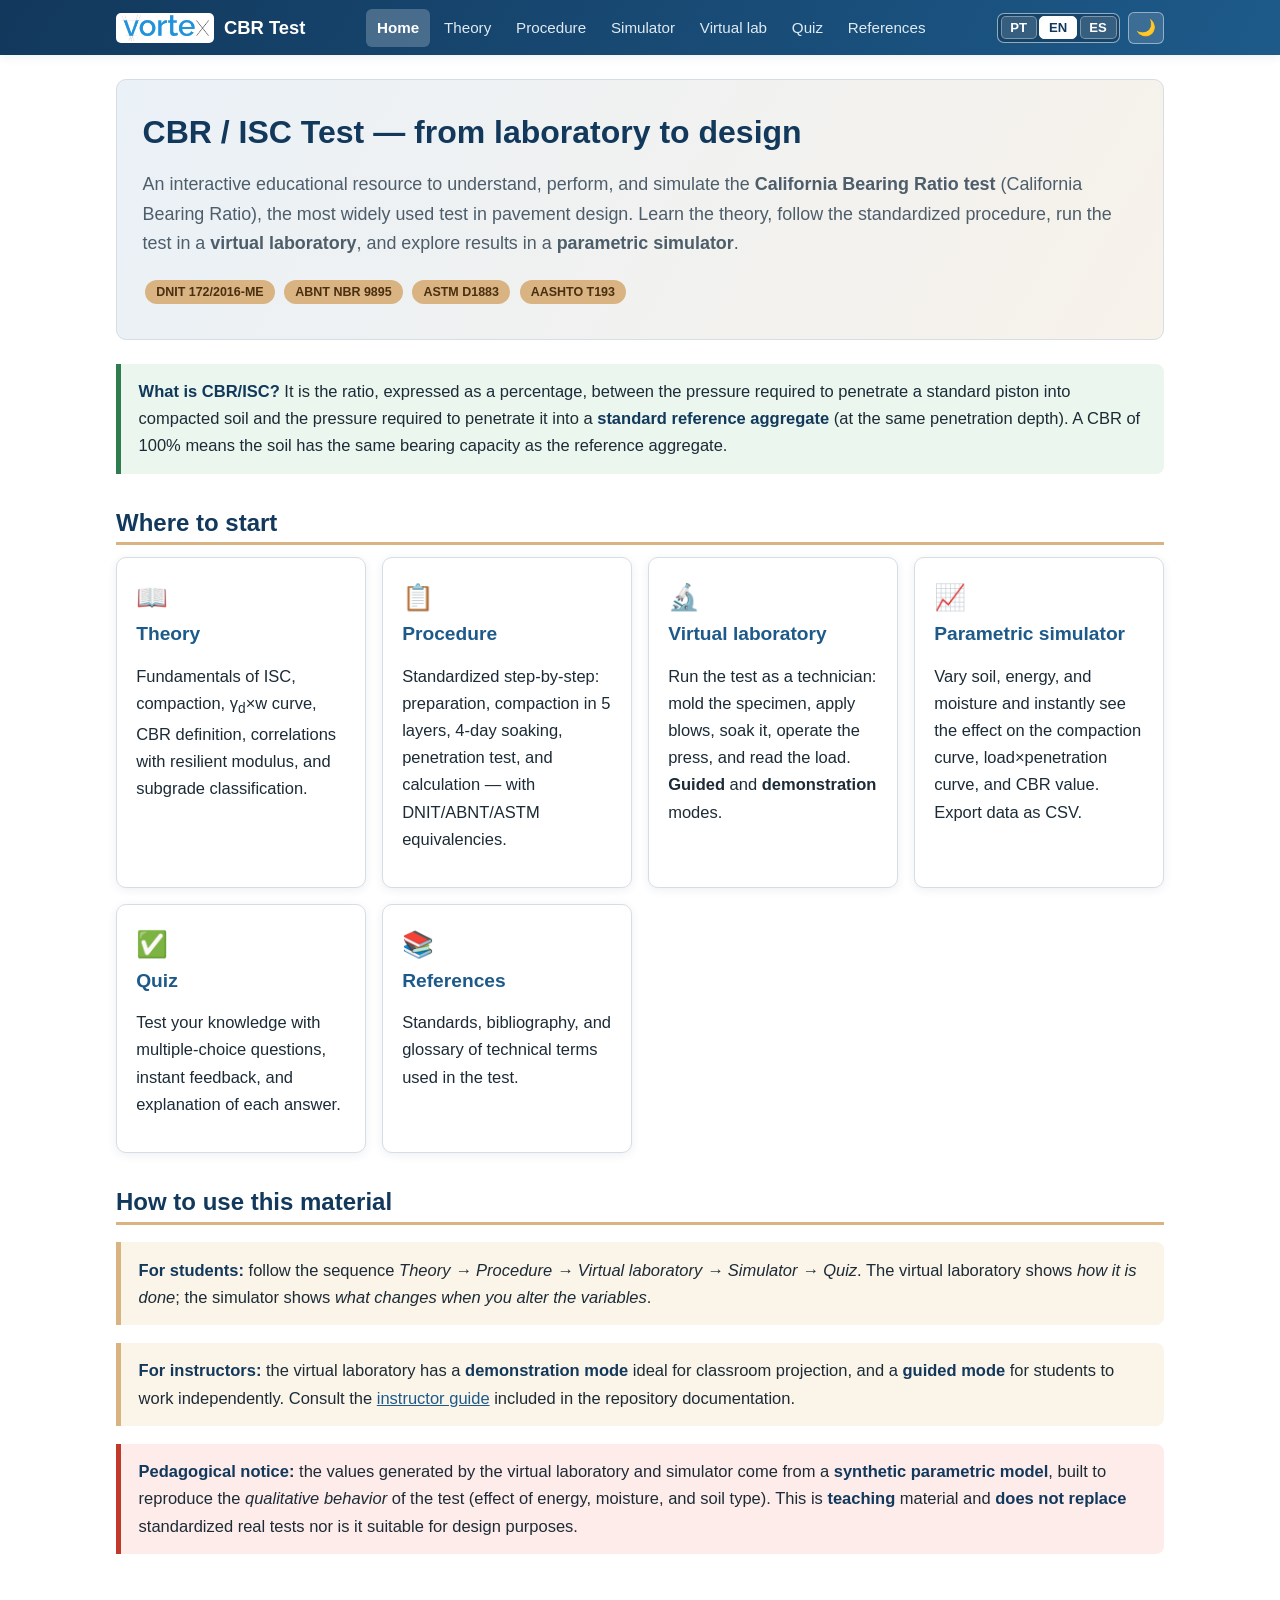
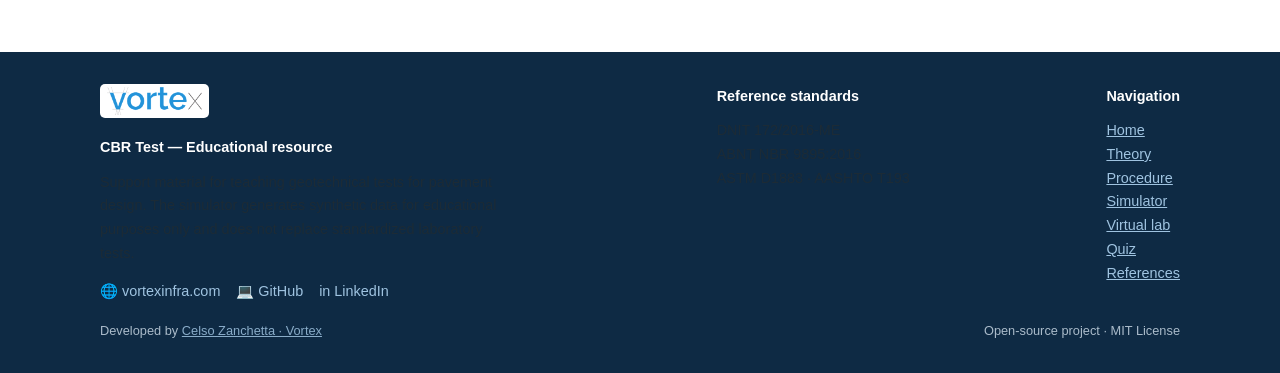
<file: index.html>
<!DOCTYPE html>
<html lang="pt-BR">
<head>
<meta charset="UTF-8">
<meta name="viewport" content="width=device-width, initial-scale=1.0">
<title>Ensaio CBR / ISC — Recurso didático interativo</title>
<meta name="description" content="Aprenda e simule o ensaio de Índice de Suporte Califórnia (CBR/ISC): teoria, procedimento normatizado, laboratório virtual e simulador paramétrico. DNIT, ABNT, ASTM.">
<link rel="stylesheet" href="assets/css/style.css">
<link rel="icon" href="data:image/svg+xml,%3Csvg xmlns='http://www.w3.org/2000/svg' viewBox='0 0 40 40'%3E%3Crect width='40' height='40' rx='6' fill='%23d9b382'/%3E%3Crect x='17' y='6' width='6' height='28' fill='%2312385c'/%3E%3C/svg%3E">
</head>
<body>
<div id="site-header"></div>
<main>
<div data-lang-block="pt">

  <section class="hero">
    <h1>Ensaio CBR / ISC — do laboratório ao projeto</h1>
    <p class="lead">Um recurso didático interativo para entender, executar e simular o
    <b>ensaio de Índice de Suporte Califórnia</b> (California Bearing Ratio), o ensaio mais
    utilizado no dimensionamento de pavimentos. Aprenda a teoria, siga o procedimento
    normatizado, execute o ensaio em um <b>laboratório virtual</b> e explore os resultados
    em um <b>simulador paramétrico</b>.</p>
    <div style="margin-top:1rem">
      <span class="tag">DNIT 172/2016-ME</span>
      <span class="tag">ABNT NBR 9895</span>
      <span class="tag">ASTM D1883</span>
      <span class="tag">AASHTO T193</span>
    </div>
  </section>

  <div class="callout norma">
    <b>O que é o CBR/ISC?</b> É a razão, em porcentagem, entre a pressão necessária para
    penetrar um pistão-padrão no solo compactado e a pressão necessária para penetrá-lo em
    uma <b>brita-padrão de referência</b> (a mesma penetração). Um CBR de 100% significa que
    o solo tem a mesma capacidade de suporte da brita de referência.
  </div>

  <h2>Por onde começar</h2>
  <div class="grid">
    <a class="card card-link" href="teoria.html">
      <div class="ico">📖</div><h3>Teoria</h3>
      <p>Fundamentos do ISC, compactação, curva γ<sub>d</sub>×w, definição de CBR,
      correlações com módulo de resiliência e classificação de subleitos.</p>
    </a>
    <a class="card card-link" href="procedimento.html">
      <div class="ico">📋</div><h3>Procedimento</h3>
      <p>Passo a passo normatizado: preparação, compactação em 5 camadas, imersão de
      4 dias, ensaio de penetração e cálculo — com equivalências DNIT/ABNT/ASTM.</p>
    </a>
    <a class="card card-link" href="bancada.html">
      <div class="ico">🔬</div><h3>Laboratório virtual</h3>
      <p>Execute o ensaio como o técnico: molde o corpo de prova, aplique os golpes,
      faça a imersão, acione a prensa e leia a carga. Modos <b>guiado</b> e <b>demonstração</b>.</p>
    </a>
    <a class="card card-link" href="simulador.html">
      <div class="ico">📈</div><h3>Simulador paramétrico</h3>
      <p>Varie solo, energia e umidade e veja na hora o efeito na curva de compactação,
      na curva carga×penetração e no valor de CBR. Exporte os dados em CSV.</p>
    </a>
    <a class="card card-link" href="quiz.html">
      <div class="ico">✅</div><h3>Quiz</h3>
      <p>Teste seus conhecimentos com questões de múltipla escolha, feedback imediato
      e explicação de cada resposta.</p>
    </a>
    <a class="card card-link" href="referencias.html">
      <div class="ico">📚</div><h3>Referências</h3>
      <p>Normas, bibliografia e glossário dos termos técnicos usados no ensaio.</p>
    </a>
  </div>

  <h2>Como usar este material</h2>
  <div class="callout dica">
    <b>Para o aluno:</b> siga a ordem <i>Teoria → Procedimento → Laboratório virtual → Simulador → Quiz</i>.
    O laboratório virtual mostra <i>como se faz</i>; o simulador mostra <i>o que muda quando você
    altera as variáveis</i>.
  </div>
  <div class="callout dica">
    <b>Para o professor:</b> o laboratório virtual tem um <b>modo demonstração</b> ideal para
    projetar em aula, e um <b>modo guiado</b> para o aluno executar sozinho. Consulte o
    <a href="https://github.com/">guia do professor</a> incluído na documentação do repositório.
  </div>

  <div class="callout aviso">
    <b>Aviso pedagógico:</b> os valores gerados pelo laboratório virtual e pelo simulador vêm
    de um <b>modelo paramétrico sintético</b>, construído para reproduzir o <i>comportamento</i>
    qualitativo do ensaio (efeito de energia, umidade e tipo de solo). São material de
    <b>ensino</b> e <b>não substituem</b> ensaios reais normatizados nem servem para projeto.
  </div>

</div>
<div data-lang-block="en"><section class="hero">
    <h1>CBR / ISC Test — from laboratory to design</h1>
    <p class="lead">An interactive educational resource to understand, perform, and simulate the
    <b>California Bearing Ratio test</b> (California Bearing Ratio), the most widely used test
    in pavement design. Learn the theory, follow the standardized procedure, run the test in a
    <b>virtual laboratory</b>, and explore results in a <b>parametric simulator</b>.</p>
    <div style="margin-top:1rem">
      <span class="tag">DNIT 172/2016-ME</span>
      <span class="tag">ABNT NBR 9895</span>
      <span class="tag">ASTM D1883</span>
      <span class="tag">AASHTO T193</span>
    </div>
  </section>

  <div class="callout norma">
    <b>What is CBR/ISC?</b> It is the ratio, expressed as a percentage, between the pressure
    required to penetrate a standard piston into compacted soil and the pressure required to
    penetrate it into a <b>standard reference aggregate</b> (at the same penetration depth).
    A CBR of 100% means the soil has the same bearing capacity as the reference aggregate.
  </div>

  <h2>Where to start</h2>
  <div class="grid">
    <a class="card card-link" href="teoria.html">
      <div class="ico">📖</div><h3>Theory</h3>
      <p>Fundamentals of ISC, compaction, γ<sub>d</sub>×w curve, CBR definition,
      correlations with resilient modulus, and subgrade classification.</p>
    </a>
    <a class="card card-link" href="procedimento.html">
      <div class="ico">📋</div><h3>Procedure</h3>
      <p>Standardized step-by-step: preparation, compaction in 5 layers, 4-day soaking,
      penetration test, and calculation — with DNIT/ABNT/ASTM equivalencies.</p>
    </a>
    <a class="card card-link" href="bancada.html">
      <div class="ico">🔬</div><h3>Virtual laboratory</h3>
      <p>Run the test as a technician: mold the specimen, apply blows, soak it, operate
      the press, and read the load. <b>Guided</b> and <b>demonstration</b> modes.</p>
    </a>
    <a class="card card-link" href="simulador.html">
      <div class="ico">📈</div><h3>Parametric simulator</h3>
      <p>Vary soil, energy, and moisture and instantly see the effect on the compaction
      curve, load×penetration curve, and CBR value. Export data as CSV.</p>
    </a>
    <a class="card card-link" href="quiz.html">
      <div class="ico">✅</div><h3>Quiz</h3>
      <p>Test your knowledge with multiple-choice questions, instant feedback,
      and explanation of each answer.</p>
    </a>
    <a class="card card-link" href="referencias.html">
      <div class="ico">📚</div><h3>References</h3>
      <p>Standards, bibliography, and glossary of technical terms used in the test.</p>
    </a>
  </div>

  <h2>How to use this material</h2>
  <div class="callout dica">
    <b>For students:</b> follow the sequence <i>Theory → Procedure → Virtual laboratory → Simulator → Quiz</i>.
    The virtual laboratory shows <i>how it is done</i>; the simulator shows <i>what changes when you
    alter the variables</i>.
  </div>
  <div class="callout dica">
    <b>For instructors:</b> the virtual laboratory has a <b>demonstration mode</b> ideal for
    classroom projection, and a <b>guided mode</b> for students to work independently. Consult the
    <a href="https://github.com/">instructor guide</a> included in the repository documentation.
  </div>

  <div class="callout aviso">
    <b>Pedagogical notice:</b> the values generated by the virtual laboratory and simulator come
    from a <b>synthetic parametric model</b>, built to reproduce the <i>qualitative behavior</i>
    of the test (effect of energy, moisture, and soil type). This is <b>teaching</b> material
    and <b>does not replace</b> standardized real tests nor is it suitable for design purposes.
  </div></div>
<div data-lang-block="es"><section class="hero">
    <h1>Ensayo CBR / ISC — del laboratorio al proyecto</h1>
    <p class="lead">Un recurso didáctico interactivo para entender, ejecutar y simular el
    <b>ensayo de Índice de Soporte California</b> (California Bearing Ratio), el ensayo más
    utilizado en el dimensionamiento de pavimentos. Aprenda la teoría, siga el procedimiento
    normalizado, ejecute el ensayo en un <b>laboratorio virtual</b> y explore los resultados
    en un <b>simulador paramétrico</b>.</p>
    <div style="margin-top:1rem">
      <span class="tag">DNIT 172/2016-ME</span>
      <span class="tag">ABNT NBR 9895</span>
      <span class="tag">ASTM D1883</span>
      <span class="tag">AASHTO T193</span>
    </div>
  </section>

  <div class="callout norma">
    <b>¿Qué es el CBR/ISC?</b> Es la razón, en porcentaje, entre la presión necesaria para
    penetrar un pistón-patrón en el suelo compactado y la presión necesaria para penetrarlo en
    una <b>grava-patrón de referencia</b> (la misma penetración). Un CBR de 100% significa que
    el suelo tiene la misma capacidad de soporte de la grava de referencia.
  </div>

  <h2>Por dónde comenzar</h2>
  <div class="grid">
    <a class="card card-link" href="teoria.html">
      <div class="ico">📖</div><h3>Teoría</h3>
      <p>Fundamentos del ISC, compactación, curva γ<sub>d</sub>×w, definición de CBR,
      correlaciones con módulo de resiliencia y clasificación de subrasantes.</p>
    </a>
    <a class="card card-link" href="procedimento.html">
      <div class="ico">📋</div><h3>Procedimiento</h3>
      <p>Paso a paso normalizado: preparación, compactación en 5 capas, inmersión de
      4 días, ensayo de penetración y cálculo — con equivalencias DNIT/ABNT/ASTM.</p>
    </a>
    <a class="card card-link" href="bancada.html">
      <div class="ico">🔬</div><h3>Laboratorio virtual</h3>
      <p>Ejecute el ensayo como el técnico: moldee la probeta, aplique los golpes,
      haga la inmersión, accione la prensa y lea la carga. Modos <b>guiado</b> y <b>demostración</b>.</p>
    </a>
    <a class="card card-link" href="simulador.html">
      <div class="ico">📈</div><h3>Simulador paramétrico</h3>
      <p>Varíe suelo, energía y humedad y vea en tiempo real el efecto en la curva de compactación,
      en la curva carga×penetración y en el valor de CBR. Exporte los datos en CSV.</p>
    </a>
    <a class="card card-link" href="quiz.html">
      <div class="ico">✅</div><h3>Cuestionario</h3>
      <p>Pruebe sus conocimientos con preguntas de opción múltiple, retroalimentación inmediata
      y explicación de cada respuesta.</p>
    </a>
    <a class="card card-link" href="referencias.html">
      <div class="ico">📚</div><h3>Referencias</h3>
      <p>Normas, bibliografía y glosario de los términos técnicos usados en el ensayo.</p>
    </a>
  </div>

  <h2>Cómo usar este material</h2>
  <div class="callout dica">
    <b>Para el estudiante:</b> siga el orden <i>Teoría → Procedimiento → Laboratorio virtual → Simulador → Cuestionario</i>.
    El laboratorio virtual muestra <i>cómo se hace</i>; el simulador muestra <i>qué cambia cuando usted
    altera las variables</i>.
  </div>
  <div class="callout dica">
    <b>Para el profesor:</b> el laboratorio virtual tiene un <b>modo demostración</b> ideal para
    proyectar en clase, y un <b>modo guiado</b> para que el estudiante ejecute solo. Consulte el
    <a href="https://github.com/">guía del profesor</a> incluido en la documentación del repositorio.
  </div>

  <div class="callout aviso">
    <b>Aviso pedagógico:</b> los valores generados por el laboratorio virtual y por el simulador provienen
    de un <b>modelo paramétrico sintético</b>, construido para reproducir el <i>comportamiento</i>
    cualitativo del ensayo (efecto de energía, humedad y tipo de suelo). Son material de
    <b>enseñanza</b> y <b>no sustituyen</b> ensayos reales normalizados ni sirven para proyecto.
  </div></div>
</main>
<div id="site-footer"></div>
<script src="assets/js/site.js"></script>
</body>
</html>
</file>
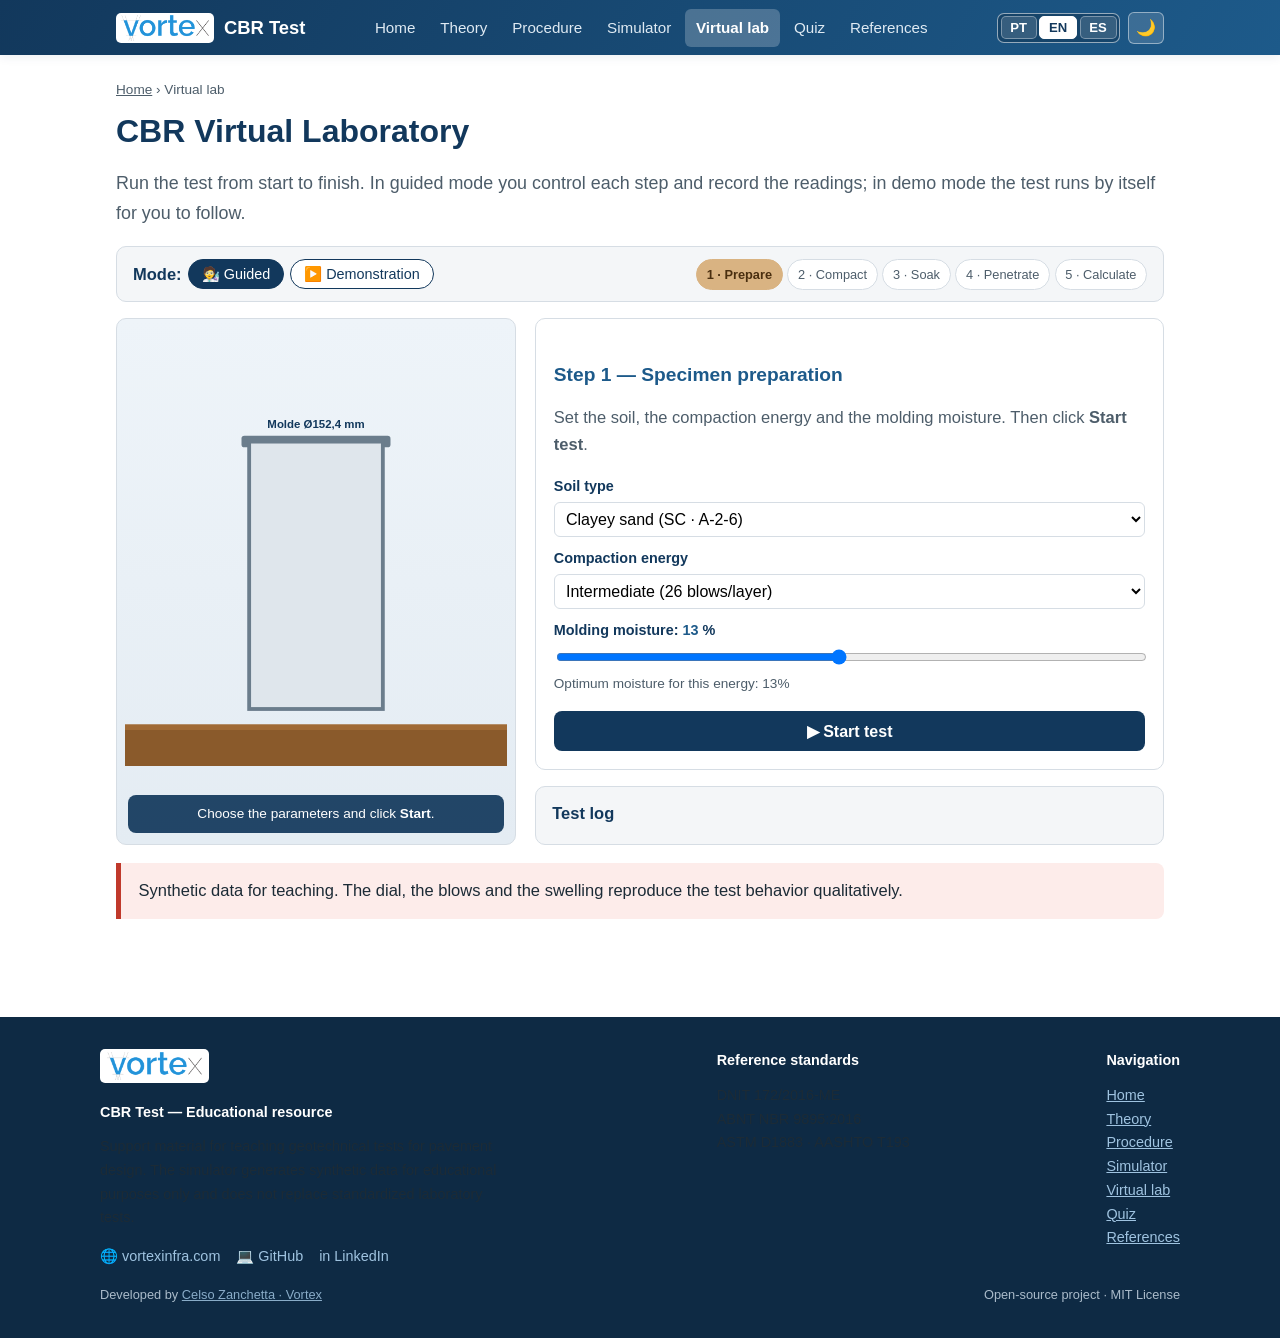
<file: bancada.html>
<!DOCTYPE html>
<html lang="pt-BR">
<head>
<meta charset="UTF-8">
<meta name="viewport" content="width=device-width, initial-scale=1.0">
<title>Laboratório virtual — Ensaio CBR / ISC</title>
<meta name="description" content="Execute o ensaio CBR virtualmente: molde o corpo de prova, aplique os golpes, faça a imersão de 4 dias, acione a prensa e leia a carga. Modos guiado e demonstração.">
<link rel="stylesheet" href="assets/css/style.css">
<link rel="stylesheet" href="assets/css/bancada.css">
</head>
<body>
<div id="site-header"></div>
<main>
  <div class="migalha"><a href="index.html" data-i18n="nav_inicio">Início</a> › <span data-i18n="nav_lab">Laboratório virtual</span></div>
  <h1 data-i18n="lab_titulo">Laboratório virtual do ensaio CBR</h1>
  <p class="lead" data-i18n="lab_lead">Execute o ensaio do início ao fim. No <b>modo guiado</b> você comanda cada etapa e
  registra as leituras; no <b>modo demonstração</b> o ensaio roda sozinho para você acompanhar.</p>

  <!-- Barra de modo e progresso -->
  <div class="barra-modo">
    <div class="modo-switch">
      <span data-i18n="modo">Modo:</span>
      <button id="modo-guiado" class="ativo" type="button" data-i18n="modo_guiado">🧑‍🔬 Guiado</button>
      <button id="modo-demo" type="button" data-i18n="modo_demo">▶️ Demonstração</button>
    </div>
    <div class="etapas">
      <span class="et ativa" data-et="1" data-i18n="et1">1 · Preparar</span>
      <span class="et" data-et="2" data-i18n="et2">2 · Compactar</span>
      <span class="et" data-et="3" data-i18n="et3">3 · Imergir</span>
      <span class="et" data-et="4" data-i18n="et4">4 · Penetrar</span>
      <span class="et" data-et="5" data-i18n="et5">5 · Calcular</span>
    </div>
  </div>

  <div class="bancada-layout">
    <!-- Cena SVG -->
    <div class="cena-wrap">
      <svg id="cena" viewBox="0 0 400 460" xmlns="http://www.w3.org/2000/svg" aria-label="Bancada do ensaio CBR"></svg>
      <div id="status-cena" class="status-cena">Escolha os parâmetros e clique em <b>Iniciar</b>.</div>
    </div>

    <!-- Controles / instruções -->
    <div class="painel-bancada">
      <div id="passo-box">
        <h3 id="passo-titulo" data-i18n="passo1_tit">Etapa 1 — Preparação do corpo de prova</h3>
        <p id="passo-texto" class="passo-texto" data-i18n="passo1_txt">Defina o solo, a energia de compactação e a
        umidade de moldagem. Depois clique em <b>Iniciar ensaio</b>.</p>

        <div id="controles-preparo">
          <label for="b-solo" data-i18n="lbl_solo">Tipo de solo</label>
          <select id="b-solo"></select>
          <label for="b-energia" data-i18n="lbl_energia">Energia de compactação</label>
          <select id="b-energia">
            <option value="normal" data-i18n="en_normal">Normal — 12 golpes/camada</option>
            <option value="intermediaria" selected data-i18n="en_inter">Intermediária — 26 golpes/camada</option>
            <option value="modificada" data-i18n="en_modif">Modificada — 55 golpes/camada</option>
          </select>
          <label for="b-umidade"><span data-i18n="lbl_umidade">Umidade de moldagem</span>: <span class="range-val" id="b-umidade-val">14</span> %</label>
          <input type="range" id="b-umidade" min="4" max="34" step="0.5" value="14">
          <div class="small" id="b-wopt-hint"></div>
        </div>

        <div id="area-acao">
          <button class="acao" id="btn-principal" type="button" data-i18n="btn_iniciar">▶ Iniciar ensaio</button>
        </div>

        <!-- Planilha de leituras (modo penetração) -->
        <div id="planilha-box" style="display:none">
          <h4 data-i18n="planilha_tit">Planilha de leituras — penetração</h4>
          <p class="small" data-i18n="planilha_nota">Leia o ponteiro do mostrador analógico e registre a carga. Tolerância ±10%.</p>
          <table class="tab" id="planilha"></table>
        </div>

        <!-- Resultado -->
        <div id="resultado-box" style="display:none"></div>
      </div>

      <div class="log-box">
        <h4 data-i18n="registro">Registro do ensaio</h4>
        <ul id="log"></ul>
      </div>
    </div>
  </div>

  <!-- Gráficos finais (aparecem ao concluir o ensaio) -->
  <div id="graficos-finais" style="display:none">
    <h2 data-i18n="graf_titulo">Gráficos do ensaio</h2>
    <div class="grid" style="grid-template-columns:1fr 1fr">
      <div class="chart-box" style="height:340px"><canvas id="g-pen"></canvas></div>
      <div class="chart-box" style="height:340px"><canvas id="g-comp"></canvas></div>
    </div>
    <div class="centro" style="margin-top:1rem">
      <a class="acao" id="btn-ver-sim" href="#" style="display:inline-block;max-width:420px;text-decoration:none" data-i18n="ver_sim">📈 Abrir no simulador com este cenário</a>
    </div>
  </div>

  <div class="callout aviso" data-i18n="lab_aviso">
    Dados <b>sintéticos</b> para ensino. O mostrador, os golpes e a expansão reproduzem o
    comportamento do ensaio de forma qualitativa.
  </div>

</main>
<div id="site-footer"></div>
<script src="assets/vendor/chart.umd.min.js"></script>
<script src="assets/js/i18n-app.js"></script>
<script src="assets/js/cbr-core.js"></script>
<script src="assets/js/site.js"></script>
<script src="assets/js/bancada.js"></script>
</body>
</html>
</file>
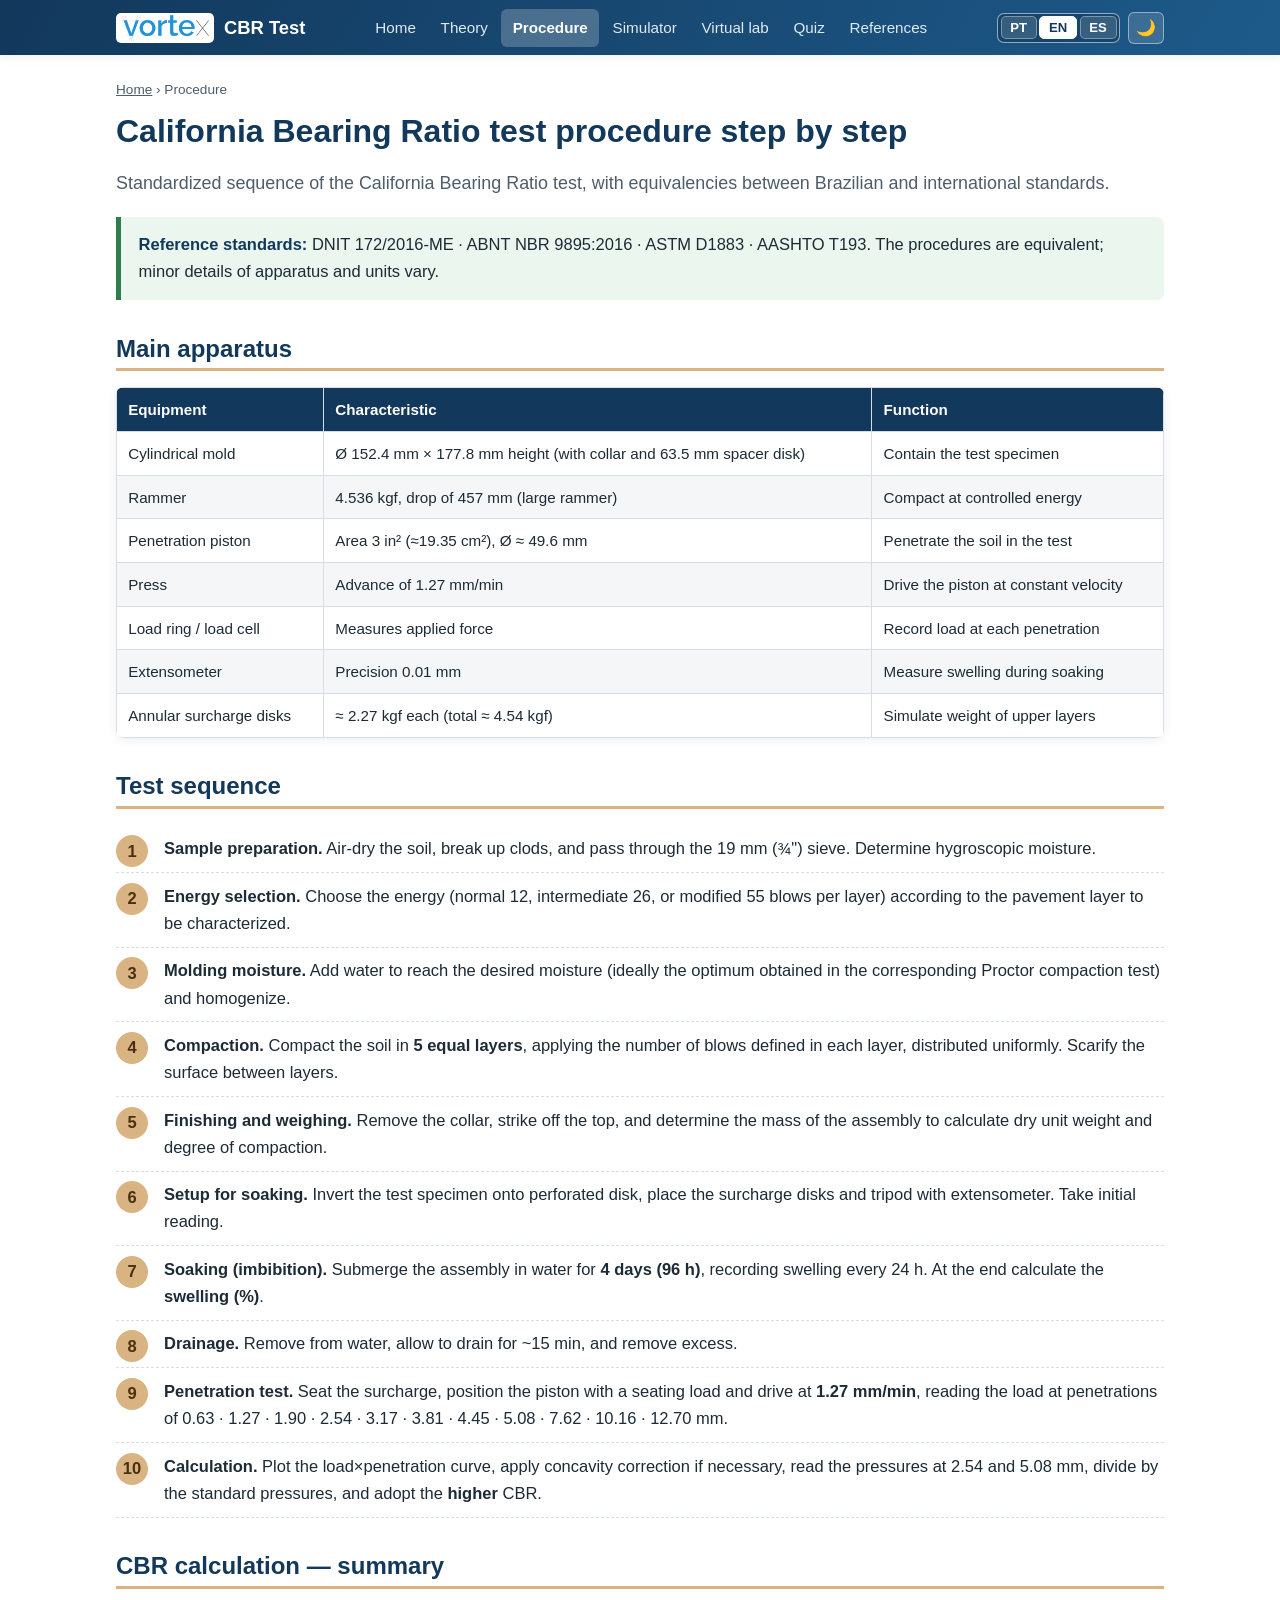
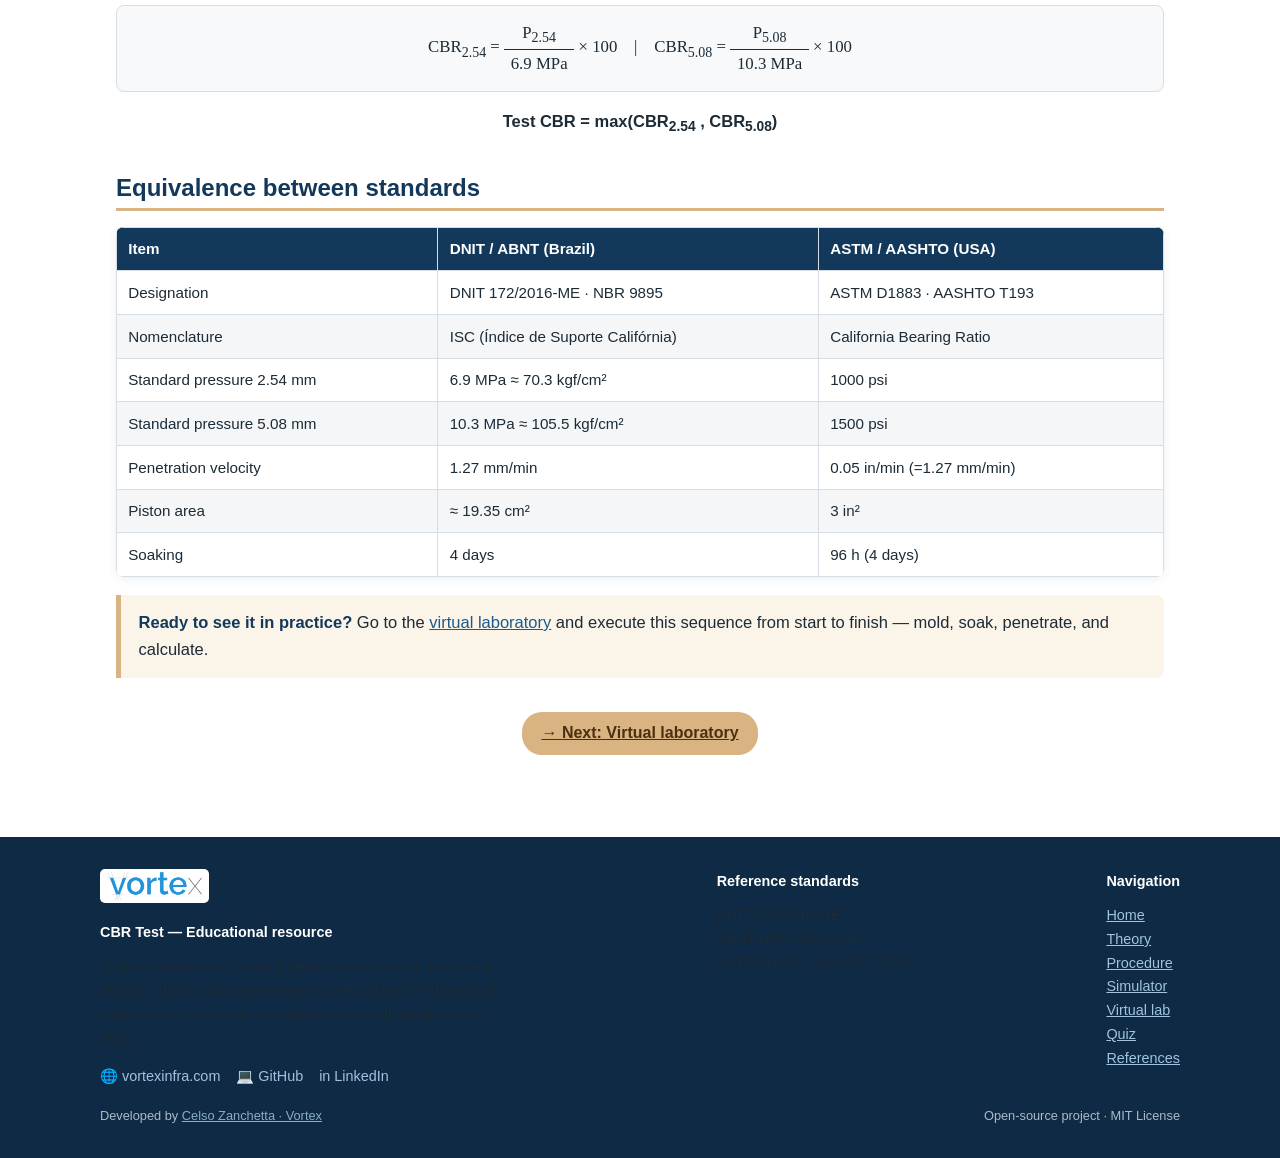
<file: procedimento.html>
<!DOCTYPE html>
<html lang="pt-BR">
<head>
<meta charset="UTF-8">
<meta name="viewport" content="width=device-width, initial-scale=1.0">
<title>Procedimento — Ensaio CBR / ISC</title>
<meta name="description" content="Procedimento passo a passo do ensaio CBR/ISC conforme DNIT 172/2016-ME, ABNT NBR 9895 e ASTM D1883: aparelhagem, compactação, imersão, penetração e cálculo.">
<link rel="stylesheet" href="assets/css/style.css">
</head>
<body>
<div id="site-header"></div>
<main>
<div data-lang-block="pt">
  <div class="migalha"><a href="index.html">Início</a> › Procedimento</div>
  <h1>Procedimento do ensaio passo a passo</h1>
  <p class="lead">Sequência normatizada do ensaio de Índice de Suporte Califórnia, com
  equivalências entre as normas brasileiras e internacionais.</p>

  <div class="callout norma">
    <b>Normas de referência:</b> DNIT 172/2016-ME · ABNT NBR 9895:2016 · ASTM D1883 · AASHTO T193.
    Os procedimentos são equivalentes; variam pequenos detalhes de aparelhagem e unidades.
  </div>

  <h2>Aparelhagem principal</h2>
  <table class="tab">
    <thead><tr><th>Equipamento</th><th>Característica</th><th>Função</th></tr></thead>
    <tbody>
      <tr><td>Molde cilíndrico</td><td>Ø 152,4 mm × 177,8 mm de altura (com colar e disco espaçador de 63,5 mm)</td><td>Conter o corpo de prova</td></tr>
      <tr><td>Soquete</td><td>4,536 kgf, queda de 457 mm (soquete grande)</td><td>Compactar em energia controlada</td></tr>
      <tr><td>Pistão de penetração</td><td>Área 3 pol² (≈19,35 cm²), Ø ≈ 49,6 mm</td><td>Penetrar o solo no ensaio</td></tr>
      <tr><td>Prensa</td><td>Avanço de 1,27 mm/min</td><td>Cravar o pistão a velocidade constante</td></tr>
      <tr><td>Anel dinamométrico / célula de carga</td><td>Mede a força aplicada</td><td>Registrar a carga a cada penetração</td></tr>
      <tr><td>Extensômetro</td><td>Precisão 0,01 mm</td><td>Medir a expansão durante a imersão</td></tr>
      <tr><td>Discos anelares de sobrecarga</td><td>≈ 2,27 kgf cada (total ≈ 4,54 kgf)</td><td>Simular o peso das camadas superiores</td></tr>
    </tbody>
  </table>

  <h2>Sequência do ensaio</h2>
  <ol class="passos">
    <li><b>Preparação da amostra.</b> Seca-se o solo ao ar, destorroa-se e passa-se na peneira
    de 19 mm (¾"). Determina-se a umidade higroscópica.</li>
    <li><b>Definição da energia.</b> Escolhe-se a energia (normal 12, intermediária 26 ou
    modificada 55 golpes por camada) conforme a camada do pavimento a caracterizar.</li>
    <li><b>Umidade de moldagem.</b> Adiciona-se água para atingir a umidade desejada
    (idealmente a ótima obtida no ensaio de compactação Proctor correspondente) e homogeneíza-se.</li>
    <li><b>Compactação.</b> Compacta-se o solo em <b>5 camadas</b> iguais, aplicando o número de
    golpes definido em cada camada, distribuídos uniformemente. Escarifica-se a superfície entre
    camadas.</li>
    <li><b>Acabamento e pesagem.</b> Remove-se o colar, rasa-se o topo e determina-se a massa do
    conjunto para calcular a massa específica seca e o grau de compactação.</li>
    <li><b>Montagem para imersão.</b> Inverte-se o corpo de prova sobre disco perfurado, colocam-se
    os discos de sobrecarga e o tripé com extensômetro. Faz-se a leitura inicial.</li>
    <li><b>Imersão (embebição).</b> Submerge-se o conjunto em água por <b>4 dias (96 h)</b>,
    registrando a expansão a cada 24 h. Ao final calcula-se a <b>expansão (%)</b>.</li>
    <li><b>Drenagem.</b> Retira-se da água, deixa-se drenar por ~15 min e remove-se o excesso.</li>
    <li><b>Ensaio de penetração.</b> Assenta-se a sobrecarga, posiciona-se o pistão com uma
    pré-carga de contato e crava-se a <b>1,27 mm/min</b>, lendo a carga nas penetrações de
    0,63 · 1,27 · 1,90 · 2,54 · 3,17 · 3,81 · 4,45 · 5,08 · 7,62 · 10,16 · 12,70 mm.</li>
    <li><b>Cálculo.</b> Traça-se a curva carga×penetração, aplica-se a correção da concavidade se
    necessário, leem-se as pressões a 2,54 e 5,08 mm, divide-se pelas pressões-padrão e adota-se o
    <b>maior</b> CBR.</li>
  </ol>

  <h2>Cálculo do CBR — resumo</h2>
  <div class="formula">
    CBR<sub>2,54</sub> =
    <span class="frac"><span class="num">P<sub>2,54</sub></span><span class="den">6,9 MPa</span></span> × 100
    &nbsp;&nbsp;&nbsp;|&nbsp;&nbsp;&nbsp;
    CBR<sub>5,08</sub> =
    <span class="frac"><span class="num">P<sub>5,08</sub></span><span class="den">10,3 MPa</span></span> × 100
  </div>
  <p class="centro"><b>CBR do ensaio = máx(CBR<sub>2,54</sub> , CBR<sub>5,08</sub>)</b></p>

  <h2>Equivalência entre normas</h2>
  <table class="tab">
    <thead><tr><th>Item</th><th>DNIT / ABNT (Brasil)</th><th>ASTM / AASHTO (EUA)</th></tr></thead>
    <tbody>
      <tr><td>Designação</td><td>DNIT 172/2016-ME · NBR 9895</td><td>ASTM D1883 · AASHTO T193</td></tr>
      <tr><td>Nomenclatura</td><td>ISC (Índice de Suporte Califórnia)</td><td>CBR (California Bearing Ratio)</td></tr>
      <tr><td>Pressão-padrão 2,54 mm</td><td>6,9 MPa ≈ 70,3 kgf/cm²</td><td>1000 psi</td></tr>
      <tr><td>Pressão-padrão 5,08 mm</td><td>10,3 MPa ≈ 105,5 kgf/cm²</td><td>1500 psi</td></tr>
      <tr><td>Velocidade de penetração</td><td>1,27 mm/min</td><td>0,05 pol/min (=1,27 mm/min)</td></tr>
      <tr><td>Área do pistão</td><td>≈ 19,35 cm²</td><td>3 pol²</td></tr>
      <tr><td>Imersão</td><td>4 dias</td><td>96 h (4 dias)</td></tr>
    </tbody>
  </table>

  <div class="callout dica">
    <b>Pronto para ver na prática?</b> Vá ao <a href="bancada.html">laboratório virtual</a> e
    execute essa sequência do começo ao fim — moldar, imergir, penetrar e calcular.
  </div>

  <div class="centro" style="margin-top:2rem">
    <a class="tag" href="bancada.html" style="font-size:1rem;padding:.5rem 1.2rem">→ Próximo: Laboratório virtual</a>
  </div>

</div>
<div data-lang-block="en"><div class="migalha"><a href="index.html">Home</a> › Procedure</div>
  <h1>California Bearing Ratio test procedure step by step</h1>
  <p class="lead">Standardized sequence of the California Bearing Ratio test, with
  equivalencies between Brazilian and international standards.</p>

  <div class="callout norma">
    <b>Reference standards:</b> DNIT 172/2016-ME · ABNT NBR 9895:2016 · ASTM D1883 · AASHTO T193.
    The procedures are equivalent; minor details of apparatus and units vary.
  </div>

  <h2>Main apparatus</h2>
  <table class="tab">
    <thead><tr><th>Equipment</th><th>Characteristic</th><th>Function</th></tr></thead>
    <tbody>
      <tr><td>Cylindrical mold</td><td>Ø 152.4 mm × 177.8 mm height (with collar and 63.5 mm spacer disk)</td><td>Contain the test specimen</td></tr>
      <tr><td>Rammer</td><td>4.536 kgf, drop of 457 mm (large rammer)</td><td>Compact at controlled energy</td></tr>
      <tr><td>Penetration piston</td><td>Area 3 in² (≈19.35 cm²), Ø ≈ 49.6 mm</td><td>Penetrate the soil in the test</td></tr>
      <tr><td>Press</td><td>Advance of 1.27 mm/min</td><td>Drive the piston at constant velocity</td></tr>
      <tr><td>Load ring / load cell</td><td>Measures applied force</td><td>Record load at each penetration</td></tr>
      <tr><td>Extensometer</td><td>Precision 0.01 mm</td><td>Measure swelling during soaking</td></tr>
      <tr><td>Annular surcharge disks</td><td>≈ 2.27 kgf each (total ≈ 4.54 kgf)</td><td>Simulate weight of upper layers</td></tr>
    </tbody>
  </table>

  <h2>Test sequence</h2>
  <ol class="passos">
    <li><b>Sample preparation.</b> Air-dry the soil, break up clods, and pass through the
    19 mm (¾") sieve. Determine hygroscopic moisture.</li>
    <li><b>Energy selection.</b> Choose the energy (normal 12, intermediate 26, or
    modified 55 blows per layer) according to the pavement layer to be characterized.</li>
    <li><b>Molding moisture.</b> Add water to reach the desired moisture
    (ideally the optimum obtained in the corresponding Proctor compaction test) and homogenize.</li>
    <li><b>Compaction.</b> Compact the soil in <b>5 equal layers</b>, applying the number of
    blows defined in each layer, distributed uniformly. Scarify the surface between
    layers.</li>
    <li><b>Finishing and weighing.</b> Remove the collar, strike off the top, and determine the mass of the
    assembly to calculate dry unit weight and degree of compaction.</li>
    <li><b>Setup for soaking.</b> Invert the test specimen onto perforated disk, place
    the surcharge disks and tripod with extensometer. Take initial reading.</li>
    <li><b>Soaking (imbibition).</b> Submerge the assembly in water for <b>4 days (96 h)</b>,
    recording swelling every 24 h. At the end calculate the <b>swelling (%)</b>.</li>
    <li><b>Drainage.</b> Remove from water, allow to drain for ~15 min, and remove excess.</li>
    <li><b>Penetration test.</b> Seat the surcharge, position the piston with a
    seating load and drive at <b>1.27 mm/min</b>, reading the load at penetrations of
    0.63 · 1.27 · 1.90 · 2.54 · 3.17 · 3.81 · 4.45 · 5.08 · 7.62 · 10.16 · 12.70 mm.</li>
    <li><b>Calculation.</b> Plot the load×penetration curve, apply concavity correction if
    necessary, read the pressures at 2.54 and 5.08 mm, divide by the standard pressures, and adopt the
    <b>higher</b> CBR.</li>
  </ol>

  <h2>CBR calculation — summary</h2>
  <div class="formula">
    CBR<sub>2.54</sub> =
    <span class="frac"><span class="num">P<sub>2.54</sub></span><span class="den">6.9 MPa</span></span> × 100
    &nbsp;&nbsp;&nbsp;|&nbsp;&nbsp;&nbsp;
    CBR<sub>5.08</sub> =
    <span class="frac"><span class="num">P<sub>5.08</sub></span><span class="den">10.3 MPa</span></span> × 100
  </div>
  <p class="centro"><b>Test CBR = max(CBR<sub>2.54</sub> , CBR<sub>5.08</sub>)</b></p>

  <h2>Equivalence between standards</h2>
  <table class="tab">
    <thead><tr><th>Item</th><th>DNIT / ABNT (Brazil)</th><th>ASTM / AASHTO (USA)</th></tr></thead>
    <tbody>
      <tr><td>Designation</td><td>DNIT 172/2016-ME · NBR 9895</td><td>ASTM D1883 · AASHTO T193</td></tr>
      <tr><td>Nomenclature</td><td>ISC (Índice de Suporte Califórnia)</td><td>California Bearing Ratio</td></tr>
      <tr><td>Standard pressure 2.54 mm</td><td>6.9 MPa ≈ 70.3 kgf/cm²</td><td>1000 psi</td></tr>
      <tr><td>Standard pressure 5.08 mm</td><td>10.3 MPa ≈ 105.5 kgf/cm²</td><td>1500 psi</td></tr>
      <tr><td>Penetration velocity</td><td>1.27 mm/min</td><td>0.05 in/min (=1.27 mm/min)</td></tr>
      <tr><td>Piston area</td><td>≈ 19.35 cm²</td><td>3 in²</td></tr>
      <tr><td>Soaking</td><td>4 days</td><td>96 h (4 days)</td></tr>
    </tbody>
  </table>

  <div class="callout dica">
    <b>Ready to see it in practice?</b> Go to the <a href="bancada.html">virtual laboratory</a> and
    execute this sequence from start to finish — mold, soak, penetrate, and calculate.
  </div>

  <div class="centro" style="margin-top:2rem">
    <a class="tag" href="bancada.html" style="font-size:1rem;padding:.5rem 1.2rem">→ Next: Virtual laboratory</a>
  </div></div>
<div data-lang-block="es"><div class="migalha"><a href="index.html">Inicio</a> › Procedimiento</div>
  <h1>Procedimiento del ensayo paso a paso</h1>
  <p class="lead">Secuencia normalizada del ensayo de Índice de Soporte California, con
  equivalencias entre las normas brasileñas e internacionales.</p>

  <div class="callout norma">
    <b>Normas de referencia:</b> DNIT 172/2016-ME · ABNT NBR 9895:2016 · ASTM D1883 · AASHTO T193.
    Los procedimientos son equivalentes; varían pequeños detalles de equipamiento y unidades.
  </div>

  <h2>Equipamiento principal</h2>
  <table class="tab">
    <thead><tr><th>Equipo</th><th>Característica</th><th>Función</th></tr></thead>
    <tbody>
      <tr><td>Molde cilíndrico</td><td>Ø 152,4 mm × 177,8 mm de altura (con collar y disco espaciador de 63,5 mm)</td><td>Contener la probeta</td></tr>
      <tr><td>Martillo</td><td>4,536 kgf, caída de 457 mm (martillo grande)</td><td>Compactar con energía controlada</td></tr>
      <tr><td>Pistón de penetración</td><td>Área 3 pol² (≈19,35 cm²), Ø ≈ 49,6 mm</td><td>Penetrar el suelo en el ensayo</td></tr>
      <tr><td>Prensa</td><td>Avance de 1,27 mm/min</td><td>Clavar el pistón a velocidad constante</td></tr>
      <tr><td>Anillo dinamométrico / celda de carga</td><td>Mide la fuerza aplicada</td><td>Registrar la carga en cada penetración</td></tr>
      <tr><td>Extensómetro</td><td>Precisión 0,01 mm</td><td>Medir la expansión durante la inmersión</td></tr>
      <tr><td>Discos anulares de sobrecarga</td><td>≈ 2,27 kgf cada uno (total ≈ 4,54 kgf)</td><td>Simular el peso de las capas superiores</td></tr>
    </tbody>
  </table>

  <h2>Secuencia del ensayo</h2>
  <ol class="passos">
    <li><b>Preparación de la muestra.</b> Se seca el suelo al aire, se desmorona y se pasa por el tamiz
    de 19 mm (¾"). Se determina la humedad higroscópica.</li>
    <li><b>Definición de la energía.</b> Se elige la energía (normal 12, intermedia 26 o
    modificada 55 golpes por capa) según la capa del pavimento a caracterizar.</li>
    <li><b>Humedad de moldeo.</b> Se añade agua para alcanzar la humedad deseada
    (idealmente la óptima obtenida en el ensayo de compactación Proctor correspondiente) y se homogeneiza.</li>
    <li><b>Compactación.</b> Se compacta el suelo en <b>5 capas</b> iguales, aplicando el número de
    golpes definido en cada capa, distribuidos uniformemente. Se escarifica la superficie entre
    capas.</li>
    <li><b>Acabado y pesaje.</b> Se retira el collar, se rasantea la parte superior y se determina la masa del
    conjunto para calcular la masa específica seca y el grado de compactación.</li>
    <li><b>Montaje para inmersión.</b> Se invierte la probeta sobre disco perforado, se colocan
    los discos de sobrecarga y el trípode con extensómetro. Se realiza la lectura inicial.</li>
    <li><b>Inmersión (embebición).</b> Se sumerge el conjunto en agua por <b>4 días (96 h)</b>,
    registrando la expansión cada 24 h. Al final se calcula la <b>expansión (%)</b>.</li>
    <li><b>Drenaje.</b> Se retira del agua, se deja drenar por ~15 min y se retira el exceso.</li>
    <li><b>Ensayo de penetración.</b> Se asienta la sobrecarga, se posiciona el pistón con una
    precarga de contacto y se clava a <b>1,27 mm/min</b>, leyendo la carga en las penetraciones de
    0,63 · 1,27 · 1,90 · 2,54 · 3,17 · 3,81 · 4,45 · 5,08 · 7,62 · 10,16 · 12,70 mm.</li>
    <li><b>Cálculo.</b> Se traza la curva carga×penetración, se aplica la corrección de concavidad si
    es necesario, se leen las presiones a 2,54 y 5,08 mm, se dividen por las presiones-patrón y se adopta el
    <b>mayor</b> CBR.</li>
  </ol>

  <h2>Cálculo del CBR — resumen</h2>
  <div class="formula">
    CBR<sub>2,54</sub> =
    <span class="frac"><span class="num">P<sub>2,54</sub></span><span class="den">6,9 MPa</span></span> × 100
    &nbsp;&nbsp;&nbsp;|&nbsp;&nbsp;&nbsp;
    CBR<sub>5,08</sub> =
    <span class="frac"><span class="num">P<sub>5,08</sub></span><span class="den">10,3 MPa</span></span> × 100
  </div>
  <p class="centro"><b>CBR del ensayo = máx(CBR<sub>2,54</sub> , CBR<sub>5,08</sub>)</b></p>

  <h2>Equivalencia entre normas</h2>
  <table class="tab">
    <thead><tr><th>Ítem</th><th>DNIT / ABNT (Brasil)</th><th>ASTM / AASHTO (EUA)</th></tr></thead>
    <tbody>
      <tr><td>Designación</td><td>DNIT 172/2016-ME · NBR 9895</td><td>ASTM D1883 · AASHTO T193</td></tr>
      <tr><td>Nomenclatura</td><td>ISC (Índice de Soporte California)</td><td>California Bearing Ratio</td></tr>
      <tr><td>Presión-patrón 2,54 mm</td><td>6,9 MPa ≈ 70,3 kgf/cm²</td><td>1000 psi</td></tr>
      <tr><td>Presión-patrón 5,08 mm</td><td>10,3 MPa ≈ 105,5 kgf/cm²</td><td>1500 psi</td></tr>
      <tr><td>Velocidad de penetración</td><td>1,27 mm/min</td><td>0,05 pol/min (=1,27 mm/min)</td></tr>
      <tr><td>Área del pistón</td><td>≈ 19,35 cm²</td><td>3 pol²</td></tr>
      <tr><td>Inmersión</td><td>4 días</td><td>96 h (4 días)</td></tr>
    </tbody>
  </table>

  <div class="callout dica">
    <b>¿Listo para verlo en la práctica?</b> Ve al <a href="bancada.html">laboratorio virtual</a> y
    ejecuta esta secuencia de principio a fin — moldear, sumergir, penetrar y calcular.
  </div>

  <div class="centro" style="margin-top:2rem">
    <a class="tag" href="bancada.html" style="font-size:1rem;padding:.5rem 1.2rem">→ Siguiente: Laboratorio virtual</a>
  </div></div>
</main>
<div id="site-footer"></div>
<script src="assets/js/site.js"></script>
</body>
</html>
</file>
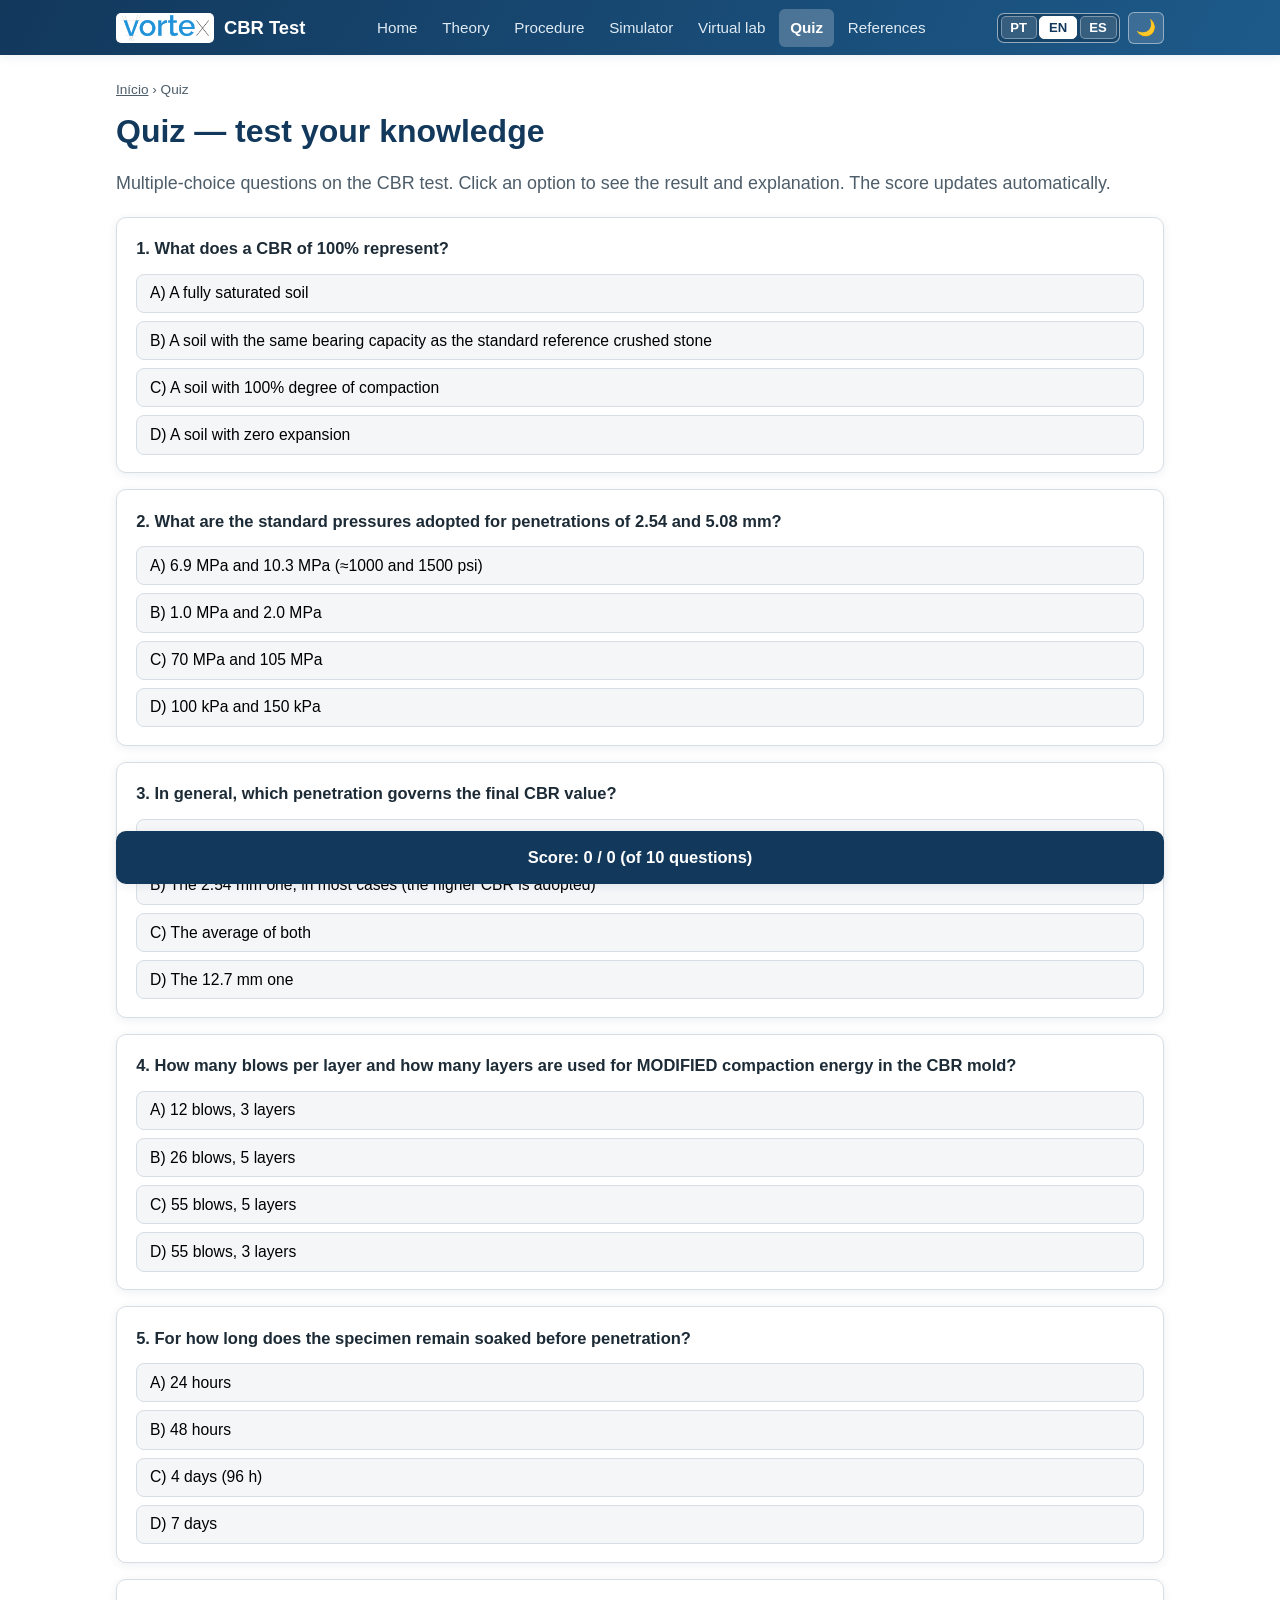
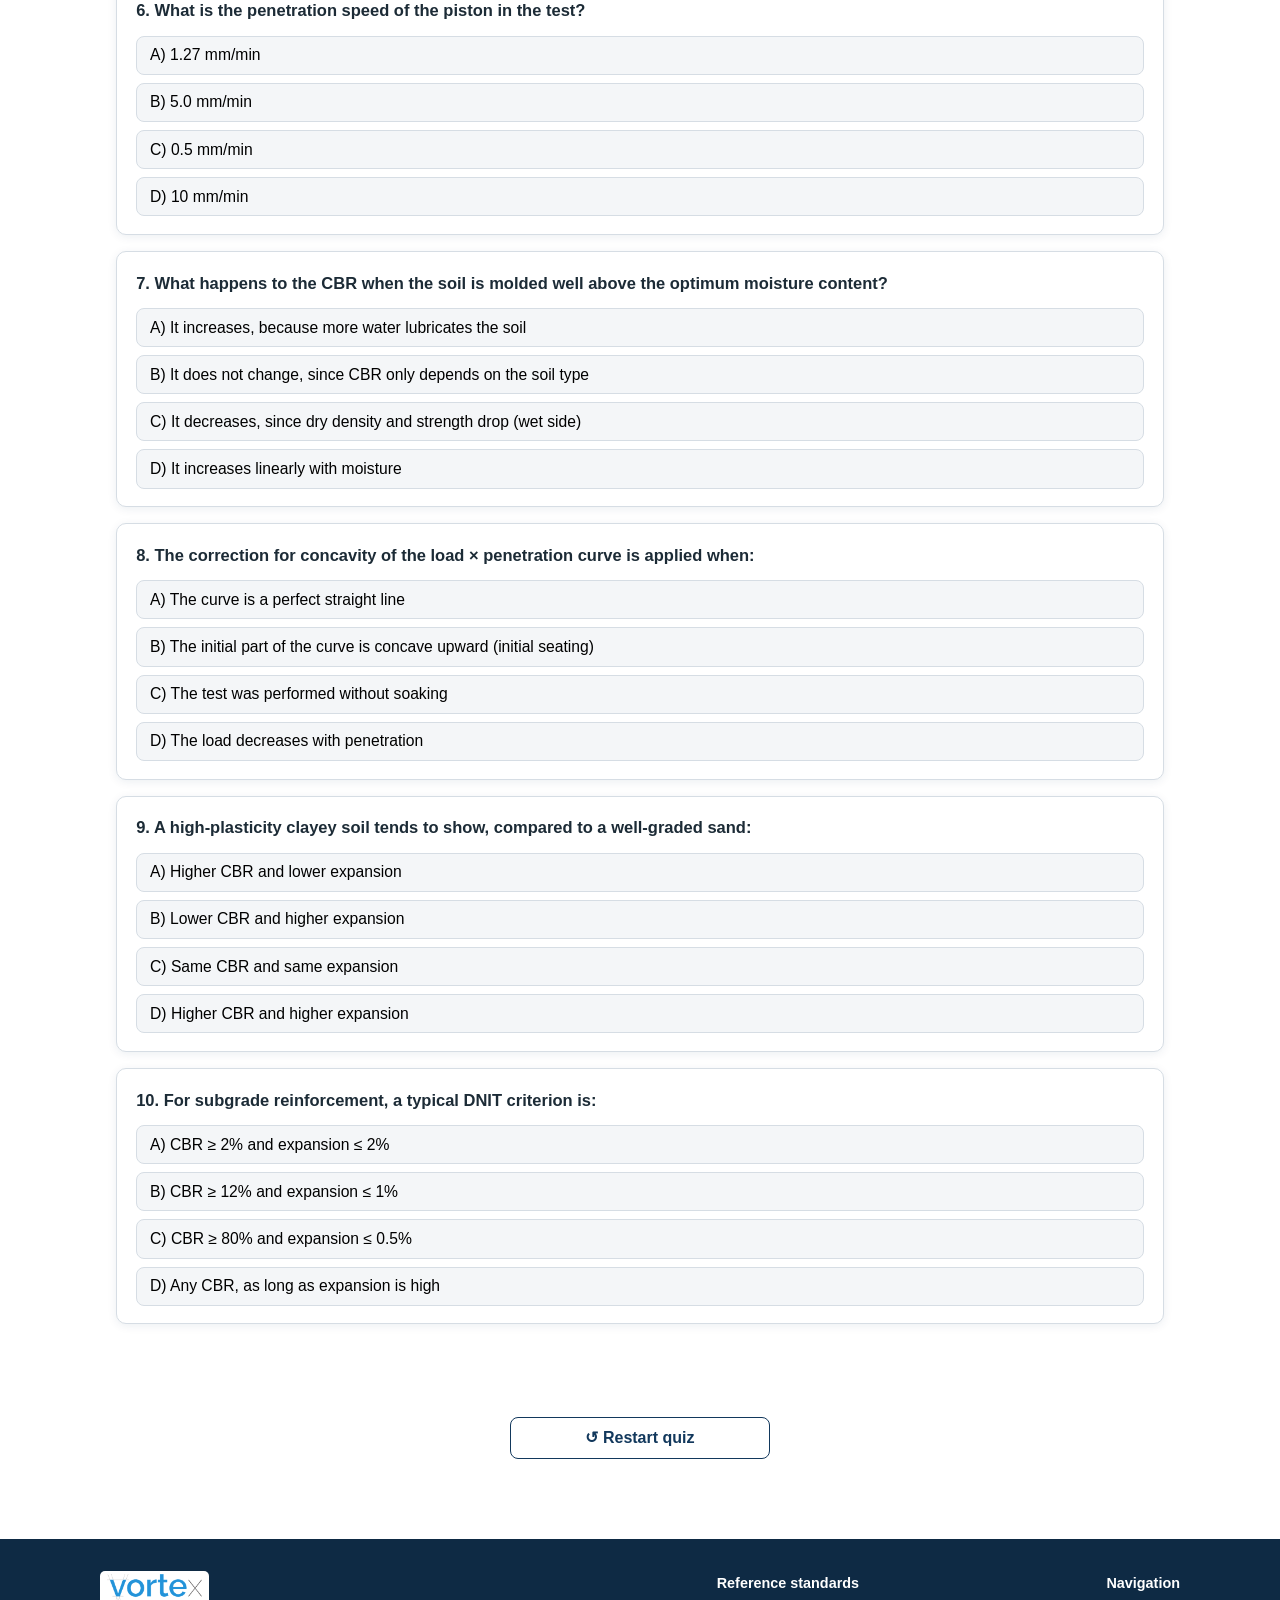
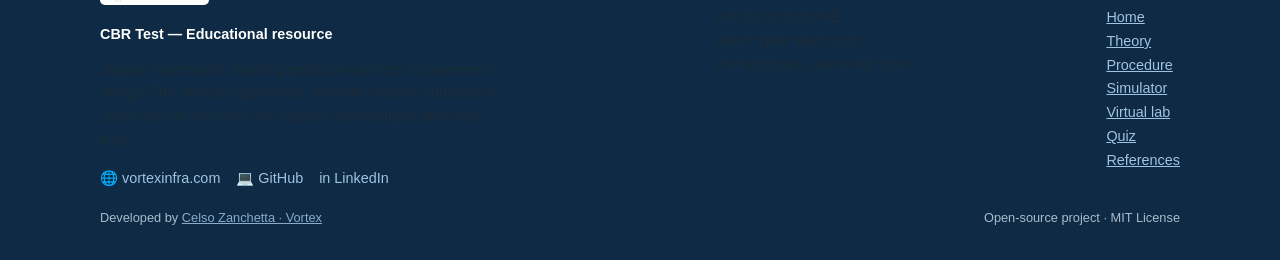
<file: quiz.html>
<!DOCTYPE html>
<html lang="pt-BR">
<head>
<meta charset="UTF-8">
<meta name="viewport" content="width=device-width, initial-scale=1.0">
<title>Quiz — Ensaio CBR / ISC</title>
<meta name="description" content="Teste seus conhecimentos sobre o ensaio CBR/ISC com questões de múltipla escolha, feedback imediato e explicação das respostas.">
<link rel="stylesheet" href="assets/css/style.css">
</head>
<body>
<div id="site-header"></div>
<main>
  <div class="migalha"><a href="index.html">Início</a> › Quiz</div>
  <h1 data-i18n="quiz_titulo">Quiz — teste seus conhecimentos</h1>
  <p class="lead" data-i18n="quiz_lead">Questões de múltipla escolha sobre o ensaio CBR/ISC. Clique numa alternativa
  para ver o resultado e a explicação. O placar é atualizado automaticamente.</p>

  <div id="quiz"></div>
  <div class="placar" id="placar">— 0 / 0</div>
  <div class="centro" style="margin-top:1rem">
    <button class="acao sec" id="reiniciar" type="button" data-i18n="quiz_refazer" style="max-width:260px;margin:0 auto">↺ Refazer o quiz</button>
  </div>
</main>
<div id="site-footer"></div>
<script src="assets/js/i18n-app.js"></script>
<script src="assets/js/site.js"></script>
<script src="assets/js/quiz.js"></script>
</body>
</html>
</file>
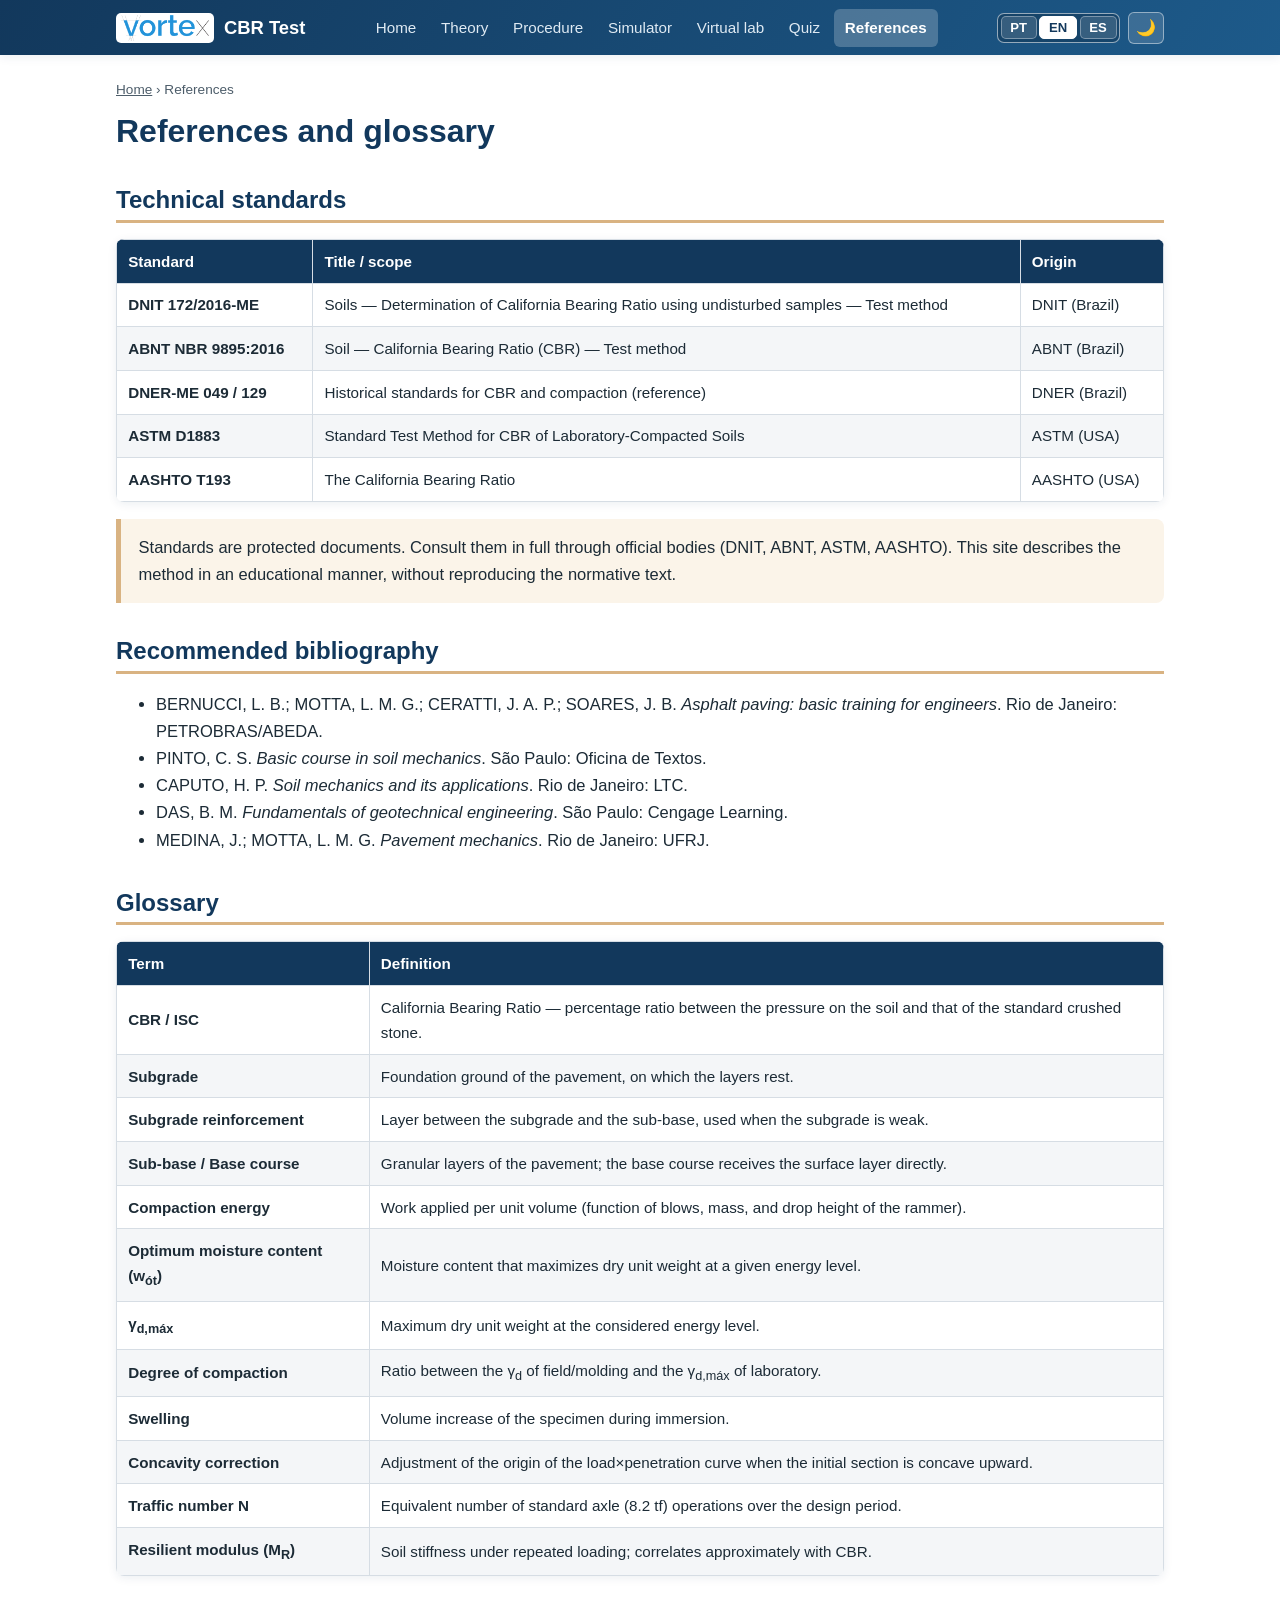
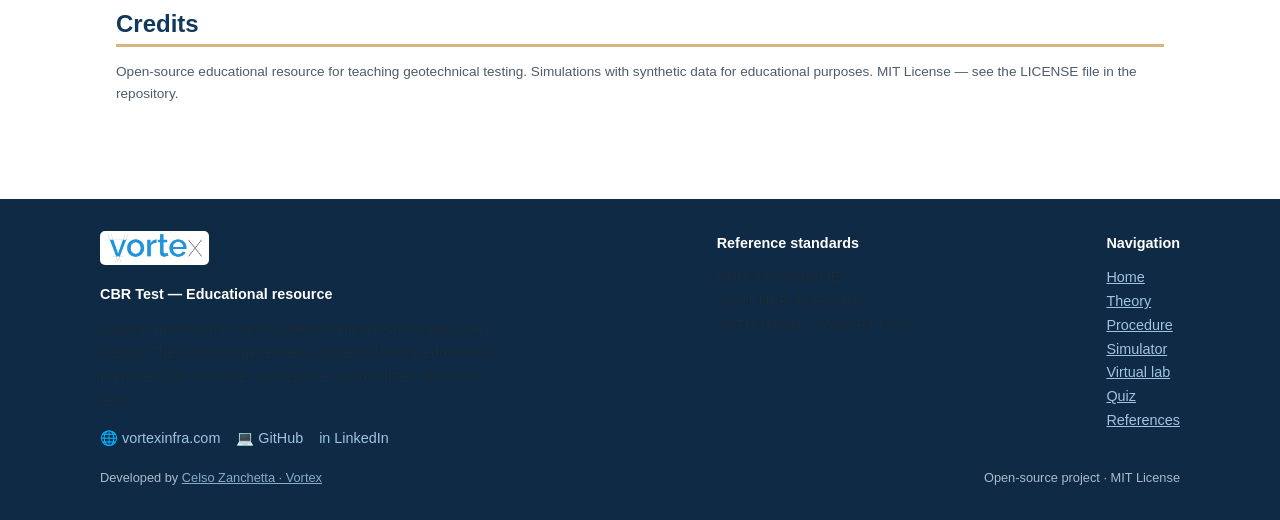
<file: referencias.html>
<!DOCTYPE html>
<html lang="pt-BR">
<head>
<meta charset="UTF-8">
<meta name="viewport" content="width=device-width, initial-scale=1.0">
<title>Referências e glossário — Ensaio CBR / ISC</title>
<meta name="description" content="Normas, bibliografia e glossário técnico do ensaio de Índice de Suporte Califórnia (CBR/ISC).">
<link rel="stylesheet" href="assets/css/style.css">
</head>
<body>
<div id="site-header"></div>
<main>
<div data-lang-block="pt">
  <div class="migalha"><a href="index.html">Início</a> › Referências</div>
  <h1>Referências e glossário</h1>

  <h2>Normas técnicas</h2>
  <table class="tab">
    <thead><tr><th>Norma</th><th>Título / escopo</th><th>Origem</th></tr></thead>
    <tbody>
      <tr><td><b>DNIT 172/2016-ME</b></td><td>Solos — Determinação do Índice de Suporte Califórnia utilizando amostras não trabalhadas — Método de ensaio</td><td>DNIT (Brasil)</td></tr>
      <tr><td><b>ABNT NBR 9895:2016</b></td><td>Solo — Índice de Suporte Califórnia (ISC) — Método de ensaio</td><td>ABNT (Brasil)</td></tr>
      <tr><td><b>DNER-ME 049 / 129</b></td><td>Normas históricas de ISC e de compactação (referência)</td><td>DNER (Brasil)</td></tr>
      <tr><td><b>ASTM D1883</b></td><td>Standard Test Method for CBR of Laboratory-Compacted Soils</td><td>ASTM (EUA)</td></tr>
      <tr><td><b>AASHTO T193</b></td><td>The California Bearing Ratio</td><td>AASHTO (EUA)</td></tr>
    </tbody>
  </table>
  <div class="callout dica">
    As normas são documentos protegidos. Consulte-as na íntegra pelos órgãos oficiais (DNIT, ABNT,
    ASTM, AASHTO). Este site descreve o método de forma didática, sem reproduzir o texto normativo.
  </div>

  <h2>Bibliografia recomendada</h2>
  <ul>
    <li>BERNUCCI, L. B.; MOTTA, L. M. G.; CERATTI, J. A. P.; SOARES, J. B. <i>Pavimentação
    asfáltica: formação básica para engenheiros</i>. Rio de Janeiro: PETROBRAS/ABEDA.</li>
    <li>PINTO, C. S. <i>Curso básico de mecânica dos solos</i>. São Paulo: Oficina de Textos.</li>
    <li>CAPUTO, H. P. <i>Mecânica dos solos e suas aplicações</i>. Rio de Janeiro: LTC.</li>
    <li>DAS, B. M. <i>Fundamentos de engenharia geotécnica</i>. São Paulo: Cengage Learning.</li>
    <li>MEDINA, J.; MOTTA, L. M. G. <i>Mecânica dos pavimentos</i>. Rio de Janeiro: UFRJ.</li>
  </ul>

  <h2>Glossário</h2>
  <table class="tab">
    <thead><tr><th>Termo</th><th>Definição</th></tr></thead>
    <tbody>
      <tr><td><b>CBR / ISC</b></td><td>California Bearing Ratio / Índice de Suporte Califórnia — razão percentual entre a pressão no solo e a da brita-padrão.</td></tr>
      <tr><td><b>Subleito</b></td><td>Terreno de fundação do pavimento, sobre o qual se apoiam as camadas.</td></tr>
      <tr><td><b>Reforço do subleito</b></td><td>Camada entre o subleito e a sub-base, usada quando o subleito é fraco.</td></tr>
      <tr><td><b>Sub-base / Base</b></td><td>Camadas granulares do pavimento; a base recebe diretamente o revestimento.</td></tr>
      <tr><td><b>Energia de compactação</b></td><td>Trabalho aplicado por unidade de volume (função de golpes, massa e queda do soquete).</td></tr>
      <tr><td><b>Umidade ótima (w<sub>ót</sub>)</b></td><td>Teor de umidade que maximiza a massa específica seca em dada energia.</td></tr>
      <tr><td><b>γ<sub>d,máx</sub></b></td><td>Massa específica seca máxima na energia considerada.</td></tr>
      <tr><td><b>Grau de compactação</b></td><td>Razão entre a γ<sub>d</sub> de campo/moldagem e a γ<sub>d,máx</sub> de laboratório.</td></tr>
      <tr><td><b>Expansão</b></td><td>Aumento de volume (inchamento) do corpo de prova durante a imersão.</td></tr>
      <tr><td><b>Correção da concavidade</b></td><td>Ajuste da origem da curva carga×penetração quando o trecho inicial é côncavo para cima.</td></tr>
      <tr><td><b>Número N (tráfego)</b></td><td>Número equivalente de operações do eixo-padrão de 8,2 tf no período de projeto.</td></tr>
      <tr><td><b>Módulo de resiliência (M<sub>R</sub>)</b></td><td>Rigidez do solo sob carga repetida; correlaciona-se aproximadamente com o CBR.</td></tr>
    </tbody>
  </table>

  <h2>Créditos</h2>
  <p class="small">Recurso didático de código aberto para o ensino de ensaios geotécnicos.
  Simulações com dados sintéticos para fins educacionais. Licença MIT — veja o arquivo LICENSE do
  repositório.</p>

</div>
<div data-lang-block="en"><div class="migalha"><a href="index.html">Home</a> › References</div>
  <h1>References and glossary</h1>

  <h2>Technical standards</h2>
  <table class="tab">
    <thead><tr><th>Standard</th><th>Title / scope</th><th>Origin</th></tr></thead>
    <tbody>
      <tr><td><b>DNIT 172/2016-ME</b></td><td>Soils — Determination of California Bearing Ratio using undisturbed samples — Test method</td><td>DNIT (Brazil)</td></tr>
      <tr><td><b>ABNT NBR 9895:2016</b></td><td>Soil — California Bearing Ratio (CBR) — Test method</td><td>ABNT (Brazil)</td></tr>
      <tr><td><b>DNER-ME 049 / 129</b></td><td>Historical standards for CBR and compaction (reference)</td><td>DNER (Brazil)</td></tr>
      <tr><td><b>ASTM D1883</b></td><td>Standard Test Method for CBR of Laboratory-Compacted Soils</td><td>ASTM (USA)</td></tr>
      <tr><td><b>AASHTO T193</b></td><td>The California Bearing Ratio</td><td>AASHTO (USA)</td></tr>
    </tbody>
  </table>
  <div class="callout dica">
    Standards are protected documents. Consult them in full through official bodies (DNIT, ABNT,
    ASTM, AASHTO). This site describes the method in an educational manner, without reproducing the normative text.
  </div>

  <h2>Recommended bibliography</h2>
  <ul>
    <li>BERNUCCI, L. B.; MOTTA, L. M. G.; CERATTI, J. A. P.; SOARES, J. B. <i>Asphalt paving:
    basic training for engineers</i>. Rio de Janeiro: PETROBRAS/ABEDA.</li>
    <li>PINTO, C. S. <i>Basic course in soil mechanics</i>. São Paulo: Oficina de Textos.</li>
    <li>CAPUTO, H. P. <i>Soil mechanics and its applications</i>. Rio de Janeiro: LTC.</li>
    <li>DAS, B. M. <i>Fundamentals of geotechnical engineering</i>. São Paulo: Cengage Learning.</li>
    <li>MEDINA, J.; MOTTA, L. M. G. <i>Pavement mechanics</i>. Rio de Janeiro: UFRJ.</li>
  </ul>

  <h2>Glossary</h2>
  <table class="tab">
    <thead><tr><th>Term</th><th>Definition</th></tr></thead>
    <tbody>
      <tr><td><b>CBR / ISC</b></td><td>California Bearing Ratio — percentage ratio between the pressure on the soil and that of the standard crushed stone.</td></tr>
      <tr><td><b>Subgrade</b></td><td>Foundation ground of the pavement, on which the layers rest.</td></tr>
      <tr><td><b>Subgrade reinforcement</b></td><td>Layer between the subgrade and the sub-base, used when the subgrade is weak.</td></tr>
      <tr><td><b>Sub-base / Base course</b></td><td>Granular layers of the pavement; the base course receives the surface layer directly.</td></tr>
      <tr><td><b>Compaction energy</b></td><td>Work applied per unit volume (function of blows, mass, and drop height of the rammer).</td></tr>
      <tr><td><b>Optimum moisture content (w<sub>ót</sub>)</b></td><td>Moisture content that maximizes dry unit weight at a given energy level.</td></tr>
      <tr><td><b>γ<sub>d,máx</sub></b></td><td>Maximum dry unit weight at the considered energy level.</td></tr>
      <tr><td><b>Degree of compaction</b></td><td>Ratio between the γ<sub>d</sub> of field/molding and the γ<sub>d,máx</sub> of laboratory.</td></tr>
      <tr><td><b>Swelling</b></td><td>Volume increase of the specimen during immersion.</td></tr>
      <tr><td><b>Concavity correction</b></td><td>Adjustment of the origin of the load×penetration curve when the initial section is concave upward.</td></tr>
      <tr><td><b>Traffic number N</b></td><td>Equivalent number of standard axle (8.2 tf) operations over the design period.</td></tr>
      <tr><td><b>Resilient modulus (M<sub>R</sub>)</b></td><td>Soil stiffness under repeated loading; correlates approximately with CBR.</td></tr>
    </tbody>
  </table>

  <h2>Credits</h2>
  <p class="small">Open-source educational resource for teaching geotechnical testing.
  Simulations with synthetic data for educational purposes. MIT License — see the LICENSE file in the
  repository.</p></div>
<div data-lang-block="es"><div class="migalha"><a href="index.html">Inicio</a> › Referencias</div>
  <h1>Referencias y glosario</h1>

  <h2>Normas técnicas</h2>
  <table class="tab">
    <thead><tr><th>Norma</th><th>Título / alcance</th><th>Origen</th></tr></thead>
    <tbody>
      <tr><td><b>DNIT 172/2016-ME</b></td><td>Suelos — Determinación del Índice de Soporte California utilizando muestras sin trabajar — Método de ensayo</td><td>DNIT (Brasil)</td></tr>
      <tr><td><b>ABNT NBR 9895:2016</b></td><td>Suelo — Índice de Soporte California (ISC) — Método de ensayo</td><td>ABNT (Brasil)</td></tr>
      <tr><td><b>DNER-ME 049 / 129</b></td><td>Normas históricas de ISC y de compactación (referencia)</td><td>DNER (Brasil)</td></tr>
      <tr><td><b>ASTM D1883</b></td><td>Standard Test Method for CBR of Laboratory-Compacted Soils</td><td>ASTM (EUA)</td></tr>
      <tr><td><b>AASHTO T193</b></td><td>The California Bearing Ratio</td><td>AASHTO (EUA)</td></tr>
    </tbody>
  </table>
  <div class="callout dica">
    Las normas son documentos protegidos. Consúltelas en su totalidad en los organismos oficiales (DNIT, ABNT,
    ASTM, AASHTO). Este sitio describe el método de forma didáctica, sin reproducir el texto normativo.
  </div>

  <h2>Bibliografía recomendada</h2>
  <ul>
    <li>BERNUCCI, L. B.; MOTTA, L. M. G.; CERATTI, J. A. P.; SOARES, J. B. <i>Pavimentación
    asfáltica: formación básica para ingenieros</i>. Rio de Janeiro: PETROBRAS/ABEDA.</li>
    <li>PINTO, C. S. <i>Curso básico de mecánica de suelos</i>. São Paulo: Oficina de Textos.</li>
    <li>CAPUTO, H. P. <i>Mecánica de suelos y sus aplicaciones</i>. Rio de Janeiro: LTC.</li>
    <li>DAS, B. M. <i>Fundamentos de ingeniería geotécnica</i>. São Paulo: Cengage Learning.</li>
    <li>MEDINA, J.; MOTTA, L. M. G. <i>Mecánica de pavimentos</i>. Rio de Janeiro: UFRJ.</li>
  </ul>

  <h2>Glosario</h2>
  <table class="tab">
    <thead><tr><th>Término</th><th>Definición</th></tr></thead>
    <tbody>
      <tr><td><b>CBR / ISC</b></td><td>California Bearing Ratio / Índice de Soporte California — razón porcentual entre la presión en el suelo y la de la piedra estándar.</td></tr>
      <tr><td><b>Subrasante</b></td><td>Terreno de fundación del pavimento, sobre el cual se apoyan las capas.</td></tr>
      <tr><td><b>Refuerzo de subrasante</b></td><td>Capa entre la subrasante y la subbase, utilizada cuando la subrasante es débil.</td></tr>
      <tr><td><b>Subbase / Base</b></td><td>Capas granulares del pavimento; la base recibe directamente el revestimiento.</td></tr>
      <tr><td><b>Energía de compactación</b></td><td>Trabajo aplicado por unidad de volumen (función de golpes, masa y caída del pisón).</td></tr>
      <tr><td><b>Humedad óptima (w<sub>ót</sub>)</b></td><td>Contenido de humedad que maximiza la densidad seca en una energía dada.</td></tr>
      <tr><td><b>γ<sub>d,máx</sub></b></td><td>Densidad seca máxima en la energía considerada.</td></tr>
      <tr><td><b>Grado de compactación</b></td><td>Razón entre la γ<sub>d</sub> de campo/moldeo y la γ<sub>d,máx</sub> de laboratorio.</td></tr>
      <tr><td><b>Expansión</b></td><td>Aumento de volumen (hinchamiento) de la probeta durante la inmersión.</td></tr>
      <tr><td><b>Corrección de la concavidad</b></td><td>Ajuste del origen de la curva carga×penetración cuando el tramo inicial es cóncavo hacia arriba.</td></tr>
      <tr><td><b>Número N (tráfico)</b></td><td>Número equivalente de operaciones del eje estándar de 8,2 tf en el período de diseño.</td></tr>
      <tr><td><b>Módulo de resiliencia (M<sub>R</sub>)</b></td><td>Rigidez del suelo bajo carga repetida; se correlaciona aproximadamente con el CBR.</td></tr>
    </tbody>
  </table>

  <h2>Créditos</h2>
  <p class="small">Recurso didáctico de código abierto para la enseñanza de ensayos geotécnicos.
  Simulaciones con datos sintéticos con fines educacionales. Licencia MIT — véase el archivo LICENSE del
  repositorio.</p></div>
</main>
<div id="site-footer"></div>
<script src="assets/js/site.js"></script>
</body>
</html>
</file>
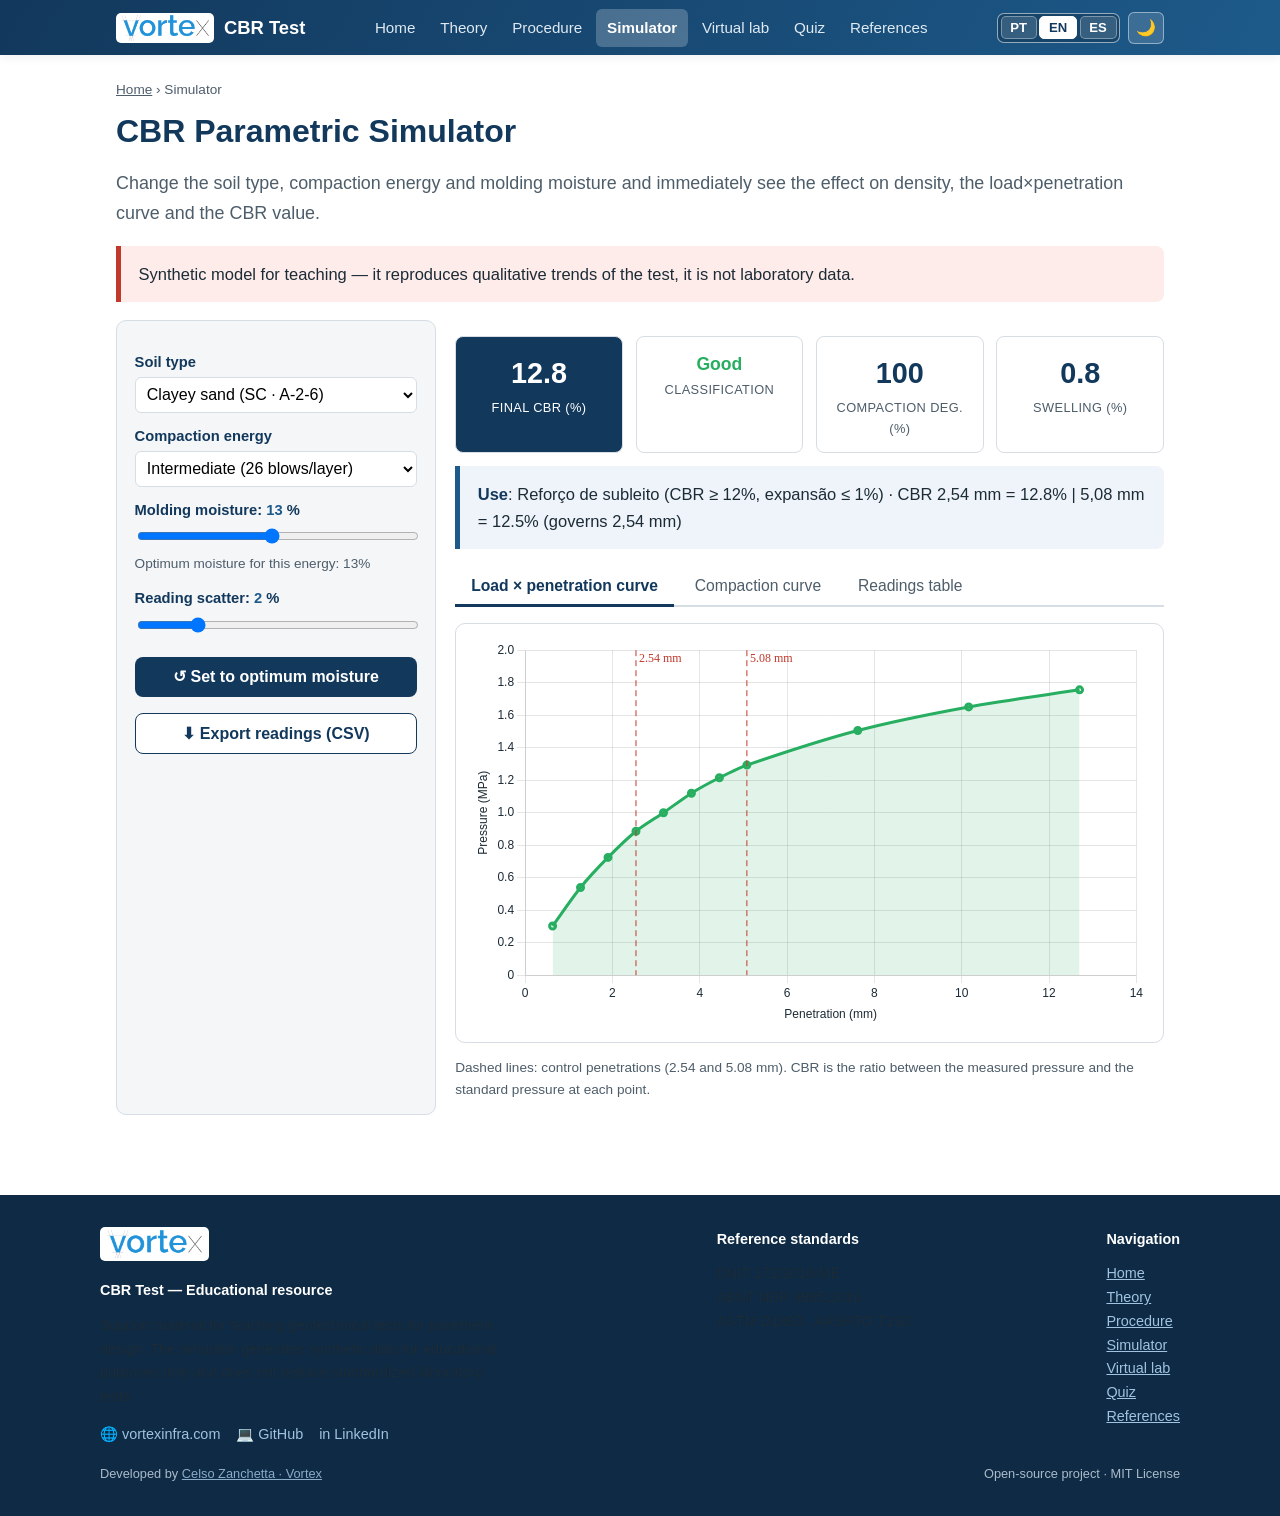
<file: simulador.html>
<!DOCTYPE html>
<html lang="pt-BR">
<head>
<meta charset="UTF-8">
<meta name="viewport" content="width=device-width, initial-scale=1.0">
<title>Simulador paramétrico — Ensaio CBR / ISC</title>
<meta name="description" content="Simulador interativo do ensaio CBR: varie solo, energia e umidade e veja a curva de compactação, a curva carga×penetração e o valor de CBR em tempo real.">
<link rel="stylesheet" href="assets/css/style.css">
</head>
<body>
<div id="site-header"></div>
<main>
  <div class="migalha"><a href="index.html" data-i18n="nav_inicio">Início</a> › <span data-i18n="nav_sim">Simulador</span></div>
  <h1 data-i18n="sim_titulo">Simulador paramétrico do CBR</h1>
  <p class="lead" data-i18n="sim_lead">Altere o tipo de solo, a energia de compactação e a umidade de moldagem e
  observe imediatamente o efeito na densidade, na curva carga×penetração e no valor de CBR.</p>

  <div class="callout aviso" style="margin-top:0" data-i18n="sim_aviso">
    Modelo <b>sintético</b> para ensino — reproduz tendências qualitativas do ensaio, não é
    dado de laboratório.
  </div>

  <div class="sim-layout">
    <!-- Painel de controles -->
    <div class="painel">
      <label for="solo" data-i18n="lbl_solo">Tipo de solo</label>
      <select id="solo"></select>

      <label for="energia" data-i18n="lbl_energia">Energia de compactação</label>
      <select id="energia">
        <option value="normal" data-i18n="en_normal">Normal (12 golpes/camada)</option>
        <option value="intermediaria" selected data-i18n="en_inter">Intermediária (26 golpes/camada)</option>
        <option value="modificada" data-i18n="en_modif">Modificada (55 golpes/camada)</option>
      </select>

      <label for="umidade"><span data-i18n="lbl_umidade">Umidade de moldagem</span>: <span class="range-val" id="umidade-val">—</span> %</label>
      <input type="range" id="umidade" min="4" max="34" step="0.5" value="14">
      <div class="small" id="wopt-hint"></div>

      <label for="ruido"><span data-i18n="lbl_disp">Dispersão das leituras</span>: <span class="range-val" id="ruido-val">2</span> %</label>
      <input type="range" id="ruido" min="0" max="10" step="1" value="2">

      <button class="acao" id="btn-otima" type="button" data-i18n="btn_otima">↺ Ajustar para a umidade ótima</button>
      <button class="acao sec" id="btn-csv" type="button" data-i18n="btn_csv">⬇ Exportar leituras (CSV)</button>
    </div>

    <!-- Resultados -->
    <div>
      <div class="resultado">
        <div class="kpi destaque"><div class="n" id="kpi-cbr">—</div><div class="l" data-i18n="kpi_cbr">CBR final (%)</div></div>
        <div class="kpi"><div class="n" id="kpi-classe" style="font-size:1.1rem">—</div><div class="l" data-i18n="kpi_classe">Classificação</div></div>
        <div class="kpi"><div class="n" id="kpi-gc">—</div><div class="l" data-i18n="kpi_gc">Grau compact. (%)</div></div>
        <div class="kpi"><div class="n" id="kpi-exp">—</div><div class="l" data-i18n="kpi_exp">Expansão (%)</div></div>
      </div>
      <div class="callout" id="uso-box" style="margin-top:.8rem"><b data-i18n="uso_label">Emprego</b>: <span id="uso-txt">—</span></div>

      <div class="tabs">
        <button class="ativo" data-aba="aba-pen" data-i18n="aba_pen">Curva carga × penetração</button>
        <button data-aba="aba-comp" data-i18n="aba_comp">Curva de compactação</button>
        <button data-aba="aba-tab" data-i18n="aba_tab">Tabela de leituras</button>
      </div>

      <div class="aba ativo" id="aba-pen">
        <div class="chart-box"><canvas id="chart-pen"></canvas></div>
        <p class="small" data-i18n="nota_pen">Linhas tracejadas: penetrações de controle (2,54 e 5,08 mm). O CBR é a
        razão entre a pressão lida e a pressão-padrão em cada ponto.</p>
      </div>
      <div class="aba" id="aba-comp">
        <div class="chart-box"><canvas id="chart-comp"></canvas></div>
        <p class="small" data-i18n="nota_comp">O ponto destacado é a moldagem atual sobre a curva γ<sub>d</sub>×w da
        energia selecionada. O ápice é a umidade ótima.</p>
      </div>
      <div class="aba" id="aba-tab">
        <div class="tabela-dados"><table class="tab" id="tab-leituras"></table></div>
      </div>
    </div>
  </div>

</main>
<div id="site-footer"></div>
<script src="assets/vendor/chart.umd.min.js"></script>
<script src="assets/js/i18n-app.js"></script>
<script src="assets/js/cbr-core.js"></script>
<script src="assets/js/site.js"></script>
<script src="assets/js/simulador.js"></script>
</body>
</html>
</file>
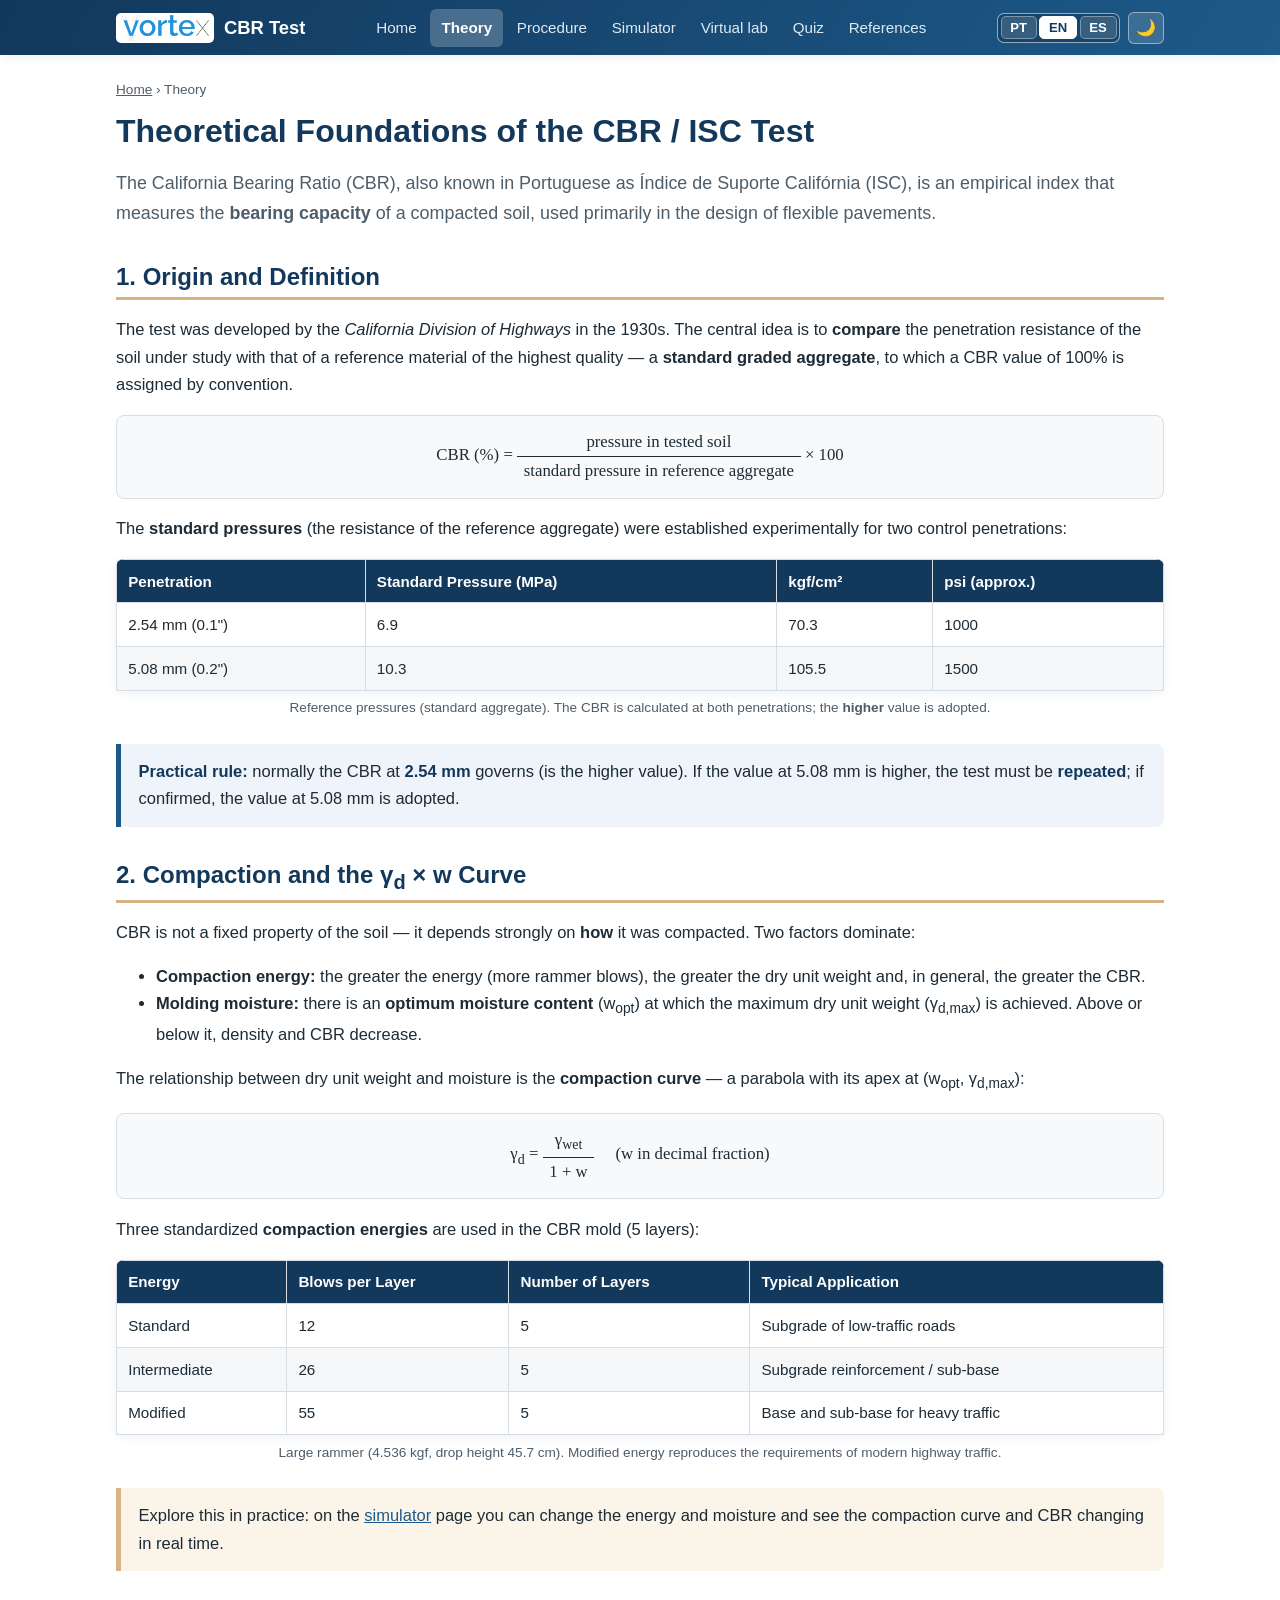
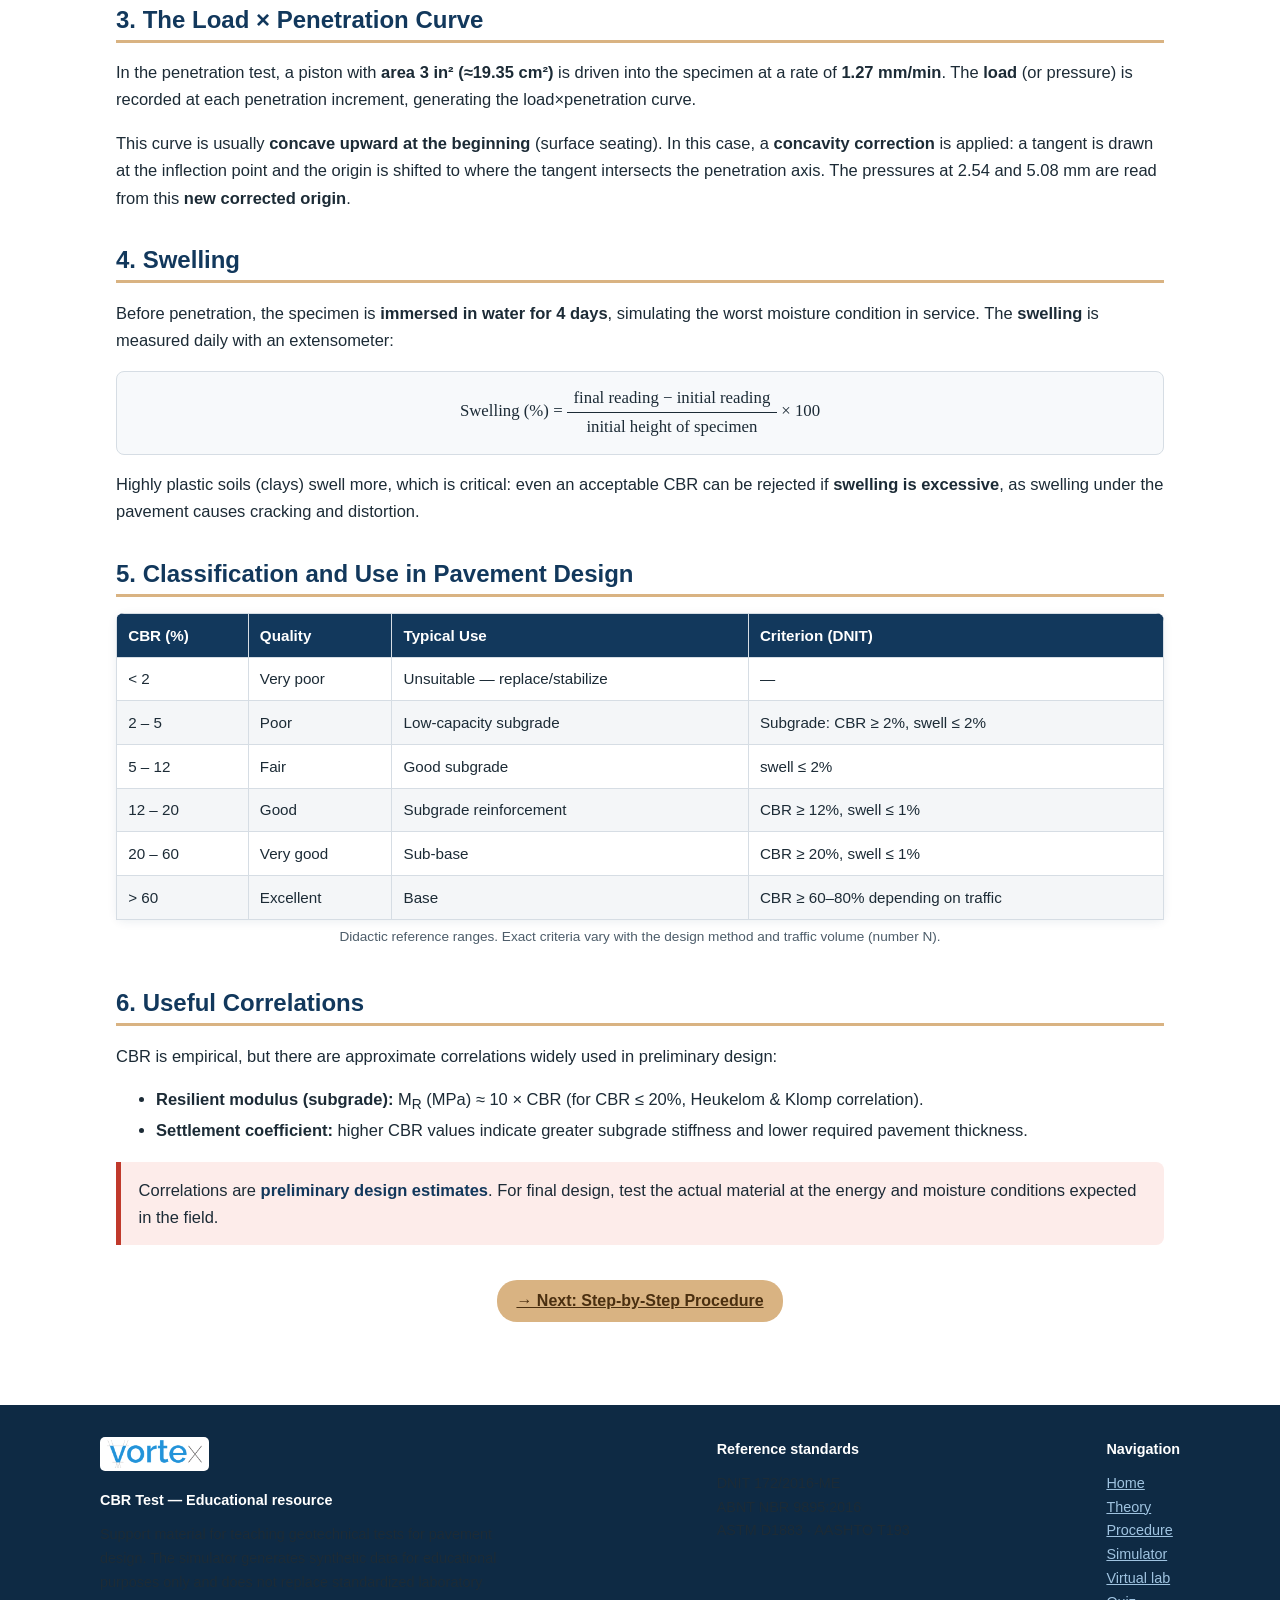
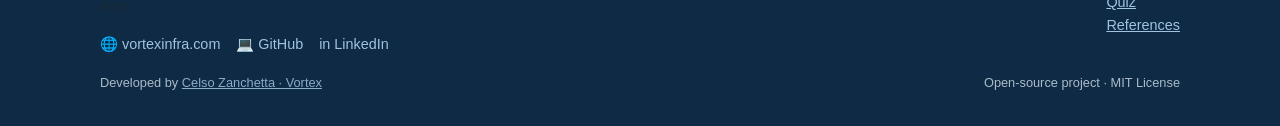
<file: teoria.html>
<!DOCTYPE html>
<html lang="pt-BR">
<head>
<meta charset="UTF-8">
<meta name="viewport" content="width=device-width, initial-scale=1.0">
<title>Teoria — Ensaio CBR / ISC</title>
<meta name="description" content="Fundamentos teóricos do ensaio de Índice de Suporte Califórnia: compactação, curva de compactação, definição do CBR, expansão e classificação de subleitos.">
<link rel="stylesheet" href="assets/css/style.css">
</head>
<body>
<div id="site-header"></div>
<main>
<div data-lang-block="pt">
  <div class="migalha"><a href="index.html">Início</a> › Teoria</div>
  <h1>Fundamentos teóricos do ensaio CBR / ISC</h1>
  <p class="lead">O Índice de Suporte Califórnia (ISC), em inglês <i>California Bearing Ratio</i>
  (CBR), é um índice empírico que mede a <b>capacidade de suporte</b> de um solo compactado,
  usado principalmente no dimensionamento de pavimentos flexíveis.</p>

  <h2>1. Origem e definição</h2>
  <p>O ensaio foi desenvolvido pelo <i>California Division of Highways</i> na década de 1930.
  A ideia central é <b>comparar</b> a resistência à penetração do solo em estudo com a de um
  material de referência de altíssima qualidade — uma <b>brita graduada padrão</b>, à qual se
  atribui, por convenção, CBR = 100%.</p>

  <div class="formula">
    CBR (%) =
    <span class="frac"><span class="num">pressão no solo ensaiado</span>
    <span class="den">pressão-padrão na brita de referência</span></span>
    &times; 100
  </div>

  <p>As <b>pressões-padrão</b> (a resistência da brita de referência) foram fixadas
  experimentalmente para duas penetrações de controle:</p>

  <table class="tab">
    <thead><tr><th>Penetração</th><th>Pressão-padrão (MPa)</th><th>kgf/cm²</th><th>psi (aprox.)</th></tr></thead>
    <tbody>
      <tr><td>2,54 mm (0,1")</td><td>6,9</td><td>70,3</td><td>1000</td></tr>
      <tr><td>5,08 mm (0,2")</td><td>10,3</td><td>105,5</td><td>1500</td></tr>
    </tbody>
    <caption>Pressões de referência (brita-padrão). O CBR é calculado nas duas penetrações;
    adota-se o <b>maior</b> valor.</caption>
  </table>

  <div class="callout">
    <b>Regra prática:</b> normalmente o CBR a <b>2,54 mm</b> governa (é o maior). Se o valor a
    5,08 mm resultar maior, o ensaio deve ser <b>repetido</b>; confirmando-se, adota-se o valor
    a 5,08 mm.
  </div>

  <h2>2. Compactação e a curva γ<sub>d</sub> × w</h2>
  <p>O CBR não é uma propriedade fixa do solo — depende fortemente de <b>como</b> ele foi
  compactado. Dois fatores dominam:</p>
  <ul>
    <li><b>Energia de compactação:</b> quanto maior a energia (mais golpes do soquete), maior
    a massa específica seca e, em geral, maior o CBR.</li>
    <li><b>Umidade de moldagem:</b> existe uma <b>umidade ótima</b> (w<sub>ót</sub>) na qual se
    atinge a massa específica seca máxima (γ<sub>d,máx</sub>). Acima ou abaixo dela, a densidade
    e o CBR caem.</li>
  </ul>

  <p>A relação entre massa específica seca e umidade é a <b>curva de compactação</b> — uma
  parábola com o ápice em (w<sub>ót</sub>, γ<sub>d,máx</sub>):</p>

  <div class="formula">
    γ<sub>d</sub> =
    <span class="frac"><span class="num">γ<sub>úmido</sub></span><span class="den">1 + w</span></span>
    &nbsp;&nbsp;&nbsp; (w em fração decimal)
  </div>

  <p>Três <b>energias de compactação</b> normatizadas são usadas no molde CBR (5 camadas):</p>
  <table class="tab">
    <thead><tr><th>Energia</th><th>Golpes por camada</th><th>Nº de camadas</th><th>Aplicação típica</th></tr></thead>
    <tbody>
      <tr><td>Normal</td><td>12</td><td>5</td><td>Subleito de vias de baixo tráfego</td></tr>
      <tr><td>Intermediária</td><td>26</td><td>5</td><td>Reforço de subleito / sub-base</td></tr>
      <tr><td>Modificada</td><td>55</td><td>5</td><td>Base e sub-base de tráfego pesado</td></tr>
    </tbody>
    <caption>Soquete grande (4,536 kgf, altura de queda 45,7 cm). A energia modificada
    reproduz a exigência do tráfego rodoviário moderno.</caption>
  </table>

  <div class="callout dica">
    Explore isto na prática: na página do <a href="simulador.html">simulador</a> você altera a
    energia e a umidade e vê a curva de compactação e o CBR mudando em tempo real.
  </div>

  <h2>3. A curva carga × penetração</h2>
  <p>No ensaio de penetração, um pistão de <b>área 3 pol² (≈19,35 cm²)</b> é cravado no corpo de
  prova à velocidade de <b>1,27 mm/min</b>. Registra-se a <b>carga</b> (ou pressão) a cada
  incremento de penetração, gerando a curva carga×penetração.</p>
  <p>Essa curva costuma ser <b>côncava para cima no início</b> (acomodação da superfície). Nesse
  caso aplica-se a <b>correção da concavidade</b>: traça-se a tangente no ponto de inflexão e
  desloca-se a origem para onde a tangente corta o eixo das penetrações. As pressões a 2,54 e
  5,08 mm são lidas a partir dessa <b>nova origem corrigida</b>.</p>

  <h2>4. Expansão (inchamento)</h2>
  <p>Antes da penetração, o corpo de prova fica <b>imerso em água por 4 dias</b>, simulando a
  pior condição de umidade em serviço. Mede-se diariamente a <b>expansão</b> com um extensômetro:</p>
  <div class="formula">
    Expansão (%) =
    <span class="frac"><span class="num">leitura final − leitura inicial</span>
    <span class="den">altura inicial do corpo de prova</span></span>
    &times; 100
  </div>
  <p>Solos muito plásticos (argilas) incham mais, o que é crítico: mesmo um CBR aceitável pode
  ser reprovado se a <b>expansão for excessiva</b>, pois o inchamento sob o pavimento causa
  trincas e deformações.</p>

  <h2>5. Classificação e emprego no pavimento</h2>
  <table class="tab">
    <thead><tr><th>CBR (%)</th><th>Qualidade</th><th>Emprego típico</th><th>Critério (DNIT)</th></tr></thead>
    <tbody>
      <tr><td>&lt; 2</td><td>Péssimo</td><td>Inadequado — substituir/estabilizar</td><td>—</td></tr>
      <tr><td>2 – 5</td><td>Ruim</td><td>Subleito de baixa capacidade</td><td>Subleito: CBR ≥ 2%, exp ≤ 2%</td></tr>
      <tr><td>5 – 12</td><td>Regular</td><td>Subleito bom</td><td>exp ≤ 2%</td></tr>
      <tr><td>12 – 20</td><td>Bom</td><td>Reforço de subleito</td><td>CBR ≥ 12%, exp ≤ 1%</td></tr>
      <tr><td>20 – 60</td><td>Muito bom</td><td>Sub-base</td><td>CBR ≥ 20%, exp ≤ 1%</td></tr>
      <tr><td>&gt; 60</td><td>Excelente</td><td>Base</td><td>CBR ≥ 60–80% conforme tráfego</td></tr>
    </tbody>
    <caption>Faixas didáticas de referência. Os critérios exatos variam com o método de
    dimensionamento e o volume de tráfego (número N).</caption>
  </table>

  <h2>6. Correlações úteis</h2>
  <p>O CBR é empírico, mas há correlações aproximadas muito usadas em anteprojeto:</p>
  <ul>
    <li><b>Módulo de resiliência (subleito):</b> M<sub>R</sub> (MPa) ≈ 10 × CBR
    (para CBR ≤ 20%, correlação de Heukelom &amp; Klomp).</li>
    <li><b>Coeficiente de recalque:</b> valores maiores de CBR indicam maior rigidez do
    subleito e menor espessura necessária de pavimento.</li>
  </ul>
  <div class="callout aviso">
    Correlações são <b>estimativas de anteprojeto</b>. Para projeto executivo, ensaie o
    material real na energia e umidade de campo previstas.
  </div>

  <div class="centro" style="margin-top:2rem">
    <a class="tag" href="procedimento.html" style="font-size:1rem;padding:.5rem 1.2rem">→ Próximo: Procedimento passo a passo</a>
  </div>

</div>
<div data-lang-block="en"><div class="migalha"><a href="index.html">Home</a> › Theory</div>
  <h1>Theoretical Foundations of the CBR / ISC Test</h1>
  <p class="lead">The California Bearing Ratio (CBR), also known in Portuguese as Índice de Suporte Califórnia (ISC), is an empirical index that measures the <b>bearing capacity</b> of a compacted soil, used primarily in the design of flexible pavements.</p>

  <h2>1. Origin and Definition</h2>
  <p>The test was developed by the <i>California Division of Highways</i> in the 1930s. The central idea is to <b>compare</b> the penetration resistance of the soil under study with that of a reference material of the highest quality — a <b>standard graded aggregate</b>, to which a CBR value of 100% is assigned by convention.</p>

  <div class="formula">
    CBR (%) =
    <span class="frac"><span class="num">pressure in tested soil</span>
    <span class="den">standard pressure in reference aggregate</span></span>
    &times; 100
  </div>

  <p>The <b>standard pressures</b> (the resistance of the reference aggregate) were established experimentally for two control penetrations:</p>

  <table class="tab">
    <thead><tr><th>Penetration</th><th>Standard Pressure (MPa)</th><th>kgf/cm²</th><th>psi (approx.)</th></tr></thead>
    <tbody>
      <tr><td>2.54 mm (0.1")</td><td>6.9</td><td>70.3</td><td>1000</td></tr>
      <tr><td>5.08 mm (0.2")</td><td>10.3</td><td>105.5</td><td>1500</td></tr>
    </tbody>
    <caption>Reference pressures (standard aggregate). The CBR is calculated at both penetrations; the <b>higher</b> value is adopted.</caption>
  </table>

  <div class="callout">
    <b>Practical rule:</b> normally the CBR at <b>2.54 mm</b> governs (is the higher value). If the value at 5.08 mm is higher, the test must be <b>repeated</b>; if confirmed, the value at 5.08 mm is adopted.
  </div>

  <h2>2. Compaction and the γ<sub>d</sub> × w Curve</h2>
  <p>CBR is not a fixed property of the soil — it depends strongly on <b>how</b> it was compacted. Two factors dominate:</p>
  <ul>
    <li><b>Compaction energy:</b> the greater the energy (more rammer blows), the greater the dry unit weight and, in general, the greater the CBR.</li>
    <li><b>Molding moisture:</b> there is an <b>optimum moisture content</b> (w<sub>opt</sub>) at which the maximum dry unit weight (γ<sub>d,max</sub>) is achieved. Above or below it, density and CBR decrease.</li>
  </ul>

  <p>The relationship between dry unit weight and moisture is the <b>compaction curve</b> — a parabola with its apex at (w<sub>opt</sub>, γ<sub>d,max</sub>):</p>

  <div class="formula">
    γ<sub>d</sub> =
    <span class="frac"><span class="num">γ<sub>wet</sub></span><span class="den">1 + w</span></span>
    &nbsp;&nbsp;&nbsp; (w in decimal fraction)
  </div>

  <p>Three standardized <b>compaction energies</b> are used in the CBR mold (5 layers):</p>
  <table class="tab">
    <thead><tr><th>Energy</th><th>Blows per Layer</th><th>Number of Layers</th><th>Typical Application</th></tr></thead>
    <tbody>
      <tr><td>Standard</td><td>12</td><td>5</td><td>Subgrade of low-traffic roads</td></tr>
      <tr><td>Intermediate</td><td>26</td><td>5</td><td>Subgrade reinforcement / sub-base</td></tr>
      <tr><td>Modified</td><td>55</td><td>5</td><td>Base and sub-base for heavy traffic</td></tr>
    </tbody>
    <caption>Large rammer (4.536 kgf, drop height 45.7 cm). Modified energy reproduces the requirements of modern highway traffic.</caption>
  </table>

  <div class="callout dica">
    Explore this in practice: on the <a href="simulador.html">simulator</a> page you can change the energy and moisture and see the compaction curve and CBR changing in real time.
  </div>

  <h2>3. The Load × Penetration Curve</h2>
  <p>In the penetration test, a piston with <b>area 3 in² (≈19.35 cm²)</b> is driven into the specimen at a rate of <b>1.27 mm/min</b>. The <b>load</b> (or pressure) is recorded at each penetration increment, generating the load×penetration curve.</p>
  <p>This curve is usually <b>concave upward at the beginning</b> (surface seating). In this case, a <b>concavity correction</b> is applied: a tangent is drawn at the inflection point and the origin is shifted to where the tangent intersects the penetration axis. The pressures at 2.54 and 5.08 mm are read from this <b>new corrected origin</b>.</p>

  <h2>4. Swelling</h2>
  <p>Before penetration, the specimen is <b>immersed in water for 4 days</b>, simulating the worst moisture condition in service. The <b>swelling</b> is measured daily with an extensometer:</p>
  <div class="formula">
    Swelling (%) =
    <span class="frac"><span class="num">final reading − initial reading</span>
    <span class="den">initial height of specimen</span></span>
    &times; 100
  </div>
  <p>Highly plastic soils (clays) swell more, which is critical: even an acceptable CBR can be rejected if <b>swelling is excessive</b>, as swelling under the pavement causes cracking and distortion.</p>

  <h2>5. Classification and Use in Pavement Design</h2>
  <table class="tab">
    <thead><tr><th>CBR (%)</th><th>Quality</th><th>Typical Use</th><th>Criterion (DNIT)</th></tr></thead>
    <tbody>
      <tr><td>&lt; 2</td><td>Very poor</td><td>Unsuitable — replace/stabilize</td><td>—</td></tr>
      <tr><td>2 – 5</td><td>Poor</td><td>Low-capacity subgrade</td><td>Subgrade: CBR ≥ 2%, swell ≤ 2%</td></tr>
      <tr><td>5 – 12</td><td>Fair</td><td>Good subgrade</td><td>swell ≤ 2%</td></tr>
      <tr><td>12 – 20</td><td>Good</td><td>Subgrade reinforcement</td><td>CBR ≥ 12%, swell ≤ 1%</td></tr>
      <tr><td>20 – 60</td><td>Very good</td><td>Sub-base</td><td>CBR ≥ 20%, swell ≤ 1%</td></tr>
      <tr><td>&gt; 60</td><td>Excellent</td><td>Base</td><td>CBR ≥ 60–80% depending on traffic</td></tr>
    </tbody>
    <caption>Didactic reference ranges. Exact criteria vary with the design method and traffic volume (number N).</caption>
  </table>

  <h2>6. Useful Correlations</h2>
  <p>CBR is empirical, but there are approximate correlations widely used in preliminary design:</p>
  <ul>
    <li><b>Resilient modulus (subgrade):</b> M<sub>R</sub> (MPa) ≈ 10 × CBR
    (for CBR ≤ 20%, Heukelom &amp; Klomp correlation).</li>
    <li><b>Settlement coefficient:</b> higher CBR values indicate greater subgrade stiffness and lower required pavement thickness.</li>
  </ul>
  <div class="callout aviso">
    Correlations are <b>preliminary design estimates</b>. For final design, test the actual material at the energy and moisture conditions expected in the field.
  </div>

  <div class="centro" style="margin-top:2rem">
    <a class="tag" href="procedimento.html" style="font-size:1rem;padding:.5rem 1.2rem">→ Next: Step-by-Step Procedure</a>
  </div></div>
<div data-lang-block="es"><div class="migalha"><a href="index.html">Inicio</a> › Teoría</div>
  <h1>Fundamentos teóricos del ensayo CBR / ISC</h1>
  <p class="lead">El Índice de Soporte California (ISC), en inglés <i>California Bearing Ratio</i>
  (CBR), es un índice empírico que mide la <b>capacidad de soporte</b> de un suelo compactado,
  usado principalmente en el dimensionamiento de pavimentos flexibles.</p>

  <h2>1. Origen y definición</h2>
  <p>El ensayo fue desarrollado por <i>California Division of Highways</i> en la década de 1930.
  La idea central es <b>comparar</b> la resistencia a la penetración del suelo en estudio con la de un
  material de referencia de altísima calidad — una <b>grava graduada estándar</b>, a la cual se
  le asigna, por convención, CBR = 100%.</p>

  <div class="formula">
    CBR (%) =
    <span class="frac"><span class="num">presión en el suelo ensayado</span>
    <span class="den">presión-estándar en la grava de referencia</span></span>
    &times; 100
  </div>

  <p>Las <b>presiones-estándar</b> (la resistencia de la grava de referencia) fueron fijadas
  experimentalmente para dos penetraciones de control:</p>

  <table class="tab">
    <thead><tr><th>Penetración</th><th>Presión-estándar (MPa)</th><th>kgf/cm²</th><th>psi (aprox.)</th></tr></thead>
    <tbody>
      <tr><td>2,54 mm (0,1")</td><td>6,9</td><td>70,3</td><td>1000</td></tr>
      <tr><td>5,08 mm (0,2")</td><td>10,3</td><td>105,5</td><td>1500</td></tr>
    </tbody>
    <caption>Presiones de referencia (grava-estándar). El CBR se calcula en las dos penetraciones;
    se adopta el <b>mayor</b> valor.</caption>
  </table>

  <div class="callout">
    <b>Regla práctica:</b> normalmente el CBR a <b>2,54 mm</b> rige (es el mayor). Si el valor a
    5,08 mm resulta mayor, el ensayo debe ser <b>repetido</b>; confirmándose, se adopta el valor
    a 5,08 mm.
  </div>

  <h2>2. Compactación y la curva γ<sub>d</sub> × w</h2>
  <p>El CBR no es una propiedad fija del suelo — depende fuertemente de <b>cómo</b> fue
  compactado. Dos factores dominan:</p>
  <ul>
    <li><b>Energía de compactación:</b> cuanto mayor la energía (más golpes del pisón), mayor
    la masa específica seca y, en general, mayor el CBR.</li>
    <li><b>Humedad de moldeo:</b> existe una <b>humedad óptima</b> (w<sub>ót</sub>) en la cual se
    alcanza la masa específica seca máxima (γ<sub>d,máx</sub>). Por encima o por debajo de ella, la densidad
    y el CBR caen.</li>
  </ul>

  <p>La relación entre masa específica seca y humedad es la <b>curva de compactación</b> — una
  parábola con el ápice en (w<sub>ót</sub>, γ<sub>d,máx</sub>):</p>

  <div class="formula">
    γ<sub>d</sub> =
    <span class="frac"><span class="num">γ<sub>húmedo</sub></span><span class="den">1 + w</span></span>
    &nbsp;&nbsp;&nbsp; (w en fracción decimal)
  </div>

  <p>Tres <b>energías de compactación</b> normalizadas se usan en el molde CBR (5 capas):</p>
  <table class="tab">
    <thead><tr><th>Energía</th><th>Golpes por capa</th><th>Nº de capas</th><th>Aplicación típica</th></tr></thead>
    <tbody>
      <tr><td>Normal</td><td>12</td><td>5</td><td>Subrasante de vías de bajo tráfico</td></tr>
      <tr><td>Intermedia</td><td>26</td><td>5</td><td>Refuerzo de subrasante / subbase</td></tr>
      <tr><td>Modificada</td><td>55</td><td>5</td><td>Base y subbase de tráfico pesado</td></tr>
    </tbody>
    <caption>Pisón grande (4,536 kgf, altura de caída 45,7 cm). La energía modificada
    reproduce la exigencia del tráfico vial moderno.</caption>
  </table>

  <div class="callout dica">
    Explora esto en la práctica: en la página del <a href="simulador.html">simulador</a> puedes alterar la
    energía y la humedad y ver la curva de compactación y el CBR cambiando en tiempo real.
  </div>

  <h2>3. La curva carga × penetración</h2>
  <p>En el ensayo de penetración, un pistón de <b>área 3 pol² (≈19,35 cm²)</b> es clavado en el cuerpo de
  prueba a velocidad de <b>1,27 mm/min</b>. Se registra la <b>carga</b> (o presión) a cada
  incremento de penetración, generando la curva carga×penetración.</p>
  <p>Esta curva suele ser <b>cóncava hacia arriba al inicio</b> (acomodación de la superficie). En ese
  caso se aplica la <b>corrección de la concavidad</b>: se traza la tangente en el punto de inflexión y
  se desplaza el origen a donde la tangente corta el eje de las penetraciones. Las presiones a 2,54 y
  5,08 mm se leen a partir de ese <b>nuevo origen corregido</b>.</p>

  <h2>4. Expansión (hinchamiento)</h2>
  <p>Antes de la penetración, el cuerpo de prueba permanece <b>inmerso en agua por 4 días</b>, simulando la
  peor condición de humedad en servicio. Se mide diariamente la <b>expansión</b> con un extensómetro:</p>
  <div class="formula">
    Expansión (%) =
    <span class="frac"><span class="num">lectura final − lectura inicial</span>
    <span class="den">altura inicial del cuerpo de prueba</span></span>
    &times; 100
  </div>
  <p>Suelos muy plásticos (arcillas) se hinchan más, lo que es crítico: incluso un CBR aceptable puede
  ser rechazado si el <b>hinchamiento es excesivo</b>, pues la expansión bajo el pavimento causa
  grietas y deformaciones.</p>

  <h2>5. Clasificación y empleo en el pavimento</h2>
  <table class="tab">
    <thead><tr><th>CBR (%)</th><th>Calidad</th><th>Empleo típico</th><th>Criterio (DNIT)</th></tr></thead>
    <tbody>
      <tr><td>&lt; 2</td><td>Pésimo</td><td>Inadecuado — reemplazar/estabilizar</td><td>—</td></tr>
      <tr><td>2 – 5</td><td>Malo</td><td>Subrasante de baja capacidad</td><td>Subrasante: CBR ≥ 2%, exp ≤ 2%</td></tr>
      <tr><td>5 – 12</td><td>Regular</td><td>Subrasante buena</td><td>exp ≤ 2%</td></tr>
      <tr><td>12 – 20</td><td>Bueno</td><td>Refuerzo de subrasante</td><td>CBR ≥ 12%, exp ≤ 1%</td></tr>
      <tr><td>20 – 60</td><td>Muy bueno</td><td>Subbase</td><td>CBR ≥ 20%, exp ≤ 1%</td></tr>
      <tr><td>&gt; 60</td><td>Excelente</td><td>Base</td><td>CBR ≥ 60–80% según tráfico</td></tr>
    </tbody>
    <caption>Rangos didácticos de referencia. Los criterios exactos varían con el método de
    dimensionamiento y el volumen de tráfico (número N).</caption>
  </table>

  <h2>6. Correlaciones útiles</h2>
  <p>El CBR es empírico, pero hay correlaciones aproximadas muy usadas en anteproyecto:</p>
  <ul>
    <li><b>Módulo de resiliencia (subrasante):</b> M<sub>R</sub> (MPa) ≈ 10 × CBR
    (para CBR ≤ 20%, correlación de Heukelom &amp; Klomp).</li>
    <li><b>Coeficiente de asentamiento:</b> valores mayores de CBR indican mayor rigidez de la
    subrasante y menor espesor necesario de pavimento.</li>
  </ul>
  <div class="callout aviso">
    Las correlaciones son <b>estimaciones de anteproyecto</b>. Para proyecto ejecutivo, ensaya el
    material real en la energía y humedad de campo previstas.
  </div>

  <div class="centro" style="margin-top:2rem">
    <a class="tag" href="procedimento.html" style="font-size:1rem;padding:.5rem 1.2rem">→ Siguiente: Procedimiento paso a paso</a>
  </div></div>
</main>
<div id="site-footer"></div>
<script src="assets/js/site.js"></script>
</body>
</html>
</file>
<file: assets/css/style.css>
/* ===== Ensaio CBR / ISC — folha de estilo didática ===== */
:root{
  --azul:#12385c; --azul-claro:#1d5a8a; --areia:#d9b382; --terra:#8a5a2b;
  --verde:#2f7d4f; --vermelho:#c0392b; --cinza:#f4f6f8; --cinza-borda:#d6dde4;
  --texto:#1c2b36; --texto-suave:#4d5d6a; --branco:#fff;
  --sombra:0 2px 10px rgba(18,56,92,.08); --raio:10px;
  --largura:1080px;
}
/* ---- Tema escuro ---- */
[data-theme="dark"]{
  --azul:#4a9fd4; --azul-claro:#6fb8e6; --areia:#d9b382; --terra:#b07a45;
  --verde:#4caf7d; --vermelho:#e57366; --cinza:#1c2733; --cinza-borda:#33475a;
  --texto:#e6edf3; --texto-suave:#9fb2c2; --branco:#0f1a24;
  --sombra:0 2px 10px rgba(0,0,0,.45);
}
[data-theme="dark"] body{background:#0b141c}
[data-theme="dark"] .hero{background:linear-gradient(120deg,#132532,#20303a);border-color:var(--cinza-borda)}
[data-theme="dark"] code{background:#1c2733}
[data-theme="dark"] table.tab tr:nth-child(even) td{background:#16212c}
[data-theme="dark"] .callout{background:#14212c}
[data-theme="dark"] .callout.aviso{background:#2e1a17}
[data-theme="dark"] .callout.norma{background:#14261b}
[data-theme="dark"] .callout.dica{background:#2a2417}
[data-theme="dark"] .card,[data-theme="dark"] .painel,[data-theme="dark"] .kpi,
[data-theme="dark"] .chart-box,[data-theme="dark"] .pergunta,[data-theme="dark"] .painel select,
[data-theme="dark"] .painel input[type=number],[data-theme="dark"] #passo-box,
[data-theme="dark"] #passo-box select{background:#111c26}
[data-theme="dark"] .chart-box{background:#0f1a24}
[data-theme="dark"] .formula{background:#14212c}
[data-theme="dark"] img.fig{background:#111c26}
[data-theme="dark"] .cena-wrap{background:linear-gradient(180deg,#132532,#0f1a24)}

*{box-sizing:border-box}
html{scroll-behavior:smooth}
body{margin:0;font-family:"Segoe UI",Roboto,Helvetica,Arial,sans-serif;
  color:var(--texto);background:var(--branco);line-height:1.65;font-size:16.5px}
h1,h2,h3,h4{color:var(--azul);line-height:1.25;margin:1.4em 0 .5em}
h1{font-size:2rem;margin-top:.3em}
h2{font-size:1.5rem;border-bottom:3px solid var(--areia);padding-bottom:.2em}
h3{font-size:1.2rem;color:var(--azul-claro)}
a{color:var(--azul-claro)}
p,li{color:var(--texto)}
code{background:#eef2f6;padding:.1em .35em;border-radius:4px;font-size:.92em}

/* ---- Cabeçalho / navegação ---- */
header.topo{background:linear-gradient(120deg,var(--azul),var(--azul-claro));
  color:#fff;box-shadow:var(--sombra);position:sticky;top:0;z-index:50}
.topo-inner{max-width:var(--largura);margin:0 auto;display:flex;align-items:center;
  justify-content:space-between;padding:.55rem 1rem;flex-wrap:wrap}
.marca{display:flex;align-items:center;gap:.6rem;font-weight:700;font-size:1.15rem;
  color:#fff;text-decoration:none}
.marca .logo{width:34px;height:34px;flex:0 0 34px}
.marca img.logo-img{height:30px;width:auto;flex:0 0 auto;background:#fff;border-radius:5px;padding:2px 5px}
.topo-acoes{display:flex;align-items:center;gap:.5rem}
.lang-switch{display:flex;gap:.15rem;background:rgba(0,0,0,.18);border:1px solid rgba(255,255,255,.55);
  border-radius:7px;padding:.15rem}
.lang-switch button{background:rgba(255,255,255,.14);border:1px solid rgba(255,255,255,.35);color:#fff;
  padding:.24rem .55rem;border-radius:5px;cursor:pointer;font-size:.82rem;font-weight:700;line-height:1}
.lang-switch button.ativo{background:#fff;color:var(--azul);border-color:#fff}
.theme-toggle{background:rgba(255,255,255,.14);border:1px solid rgba(255,255,255,.45);color:#fff;
  width:36px;height:32px;border-radius:6px;cursor:pointer;font-size:1rem}
.theme-toggle:hover,.lang-switch button:hover{background:rgba(255,255,255,.32)}
.rodape .logo-rodape{height:34px;background:#fff;border-radius:5px;padding:3px 7px;margin-bottom:.6rem}
.rodape-links a{display:inline-flex;align-items:center;gap:.35rem;margin-right:1rem;text-decoration:none}
.rodape-links a:hover{text-decoration:underline}
nav.menu{display:flex;gap:.15rem;flex-wrap:wrap}
nav.menu a{color:#dfeaf3;text-decoration:none;padding:.4rem .7rem;border-radius:6px;
  font-size:.95rem;transition:background .15s}
nav.menu a:hover{background:rgba(255,255,255,.14);color:#fff}
nav.menu a.ativo{background:rgba(255,255,255,.22);color:#fff;font-weight:600}
.btn-menu{display:none;background:none;border:1px solid rgba(255,255,255,.5);color:#fff;
  font-size:1.3rem;border-radius:6px;padding:.1rem .5rem;cursor:pointer}

/* ---- Conteúdo ---- */
main{max-width:var(--largura);margin:0 auto;padding:1.5rem 1rem 3rem}
.hero{background:linear-gradient(120deg,#eaf1f7,#f7f2ea);border-radius:var(--raio);
  padding:2rem 1.6rem;margin-bottom:1.5rem;border:1px solid var(--cinza-borda)}
.hero h1{margin-top:0}
.lead{font-size:1.12rem;color:var(--texto-suave)}
.grid{display:grid;gap:1rem;grid-template-columns:repeat(auto-fit,minmax(240px,1fr))}
.card{background:var(--branco);border:1px solid var(--cinza-borda);border-radius:var(--raio);
  padding:1.1rem 1.2rem;box-shadow:var(--sombra)}
.card h3{margin-top:.2em}
.card .ico{font-size:1.6rem}
.card-link{text-decoration:none;color:inherit;display:block;transition:transform .12s,box-shadow .12s}
.card-link:hover{transform:translateY(-3px);box-shadow:0 8px 20px rgba(18,56,92,.15)}
.callout{border-left:5px solid var(--azul-claro);background:#eef4f9;padding:.9rem 1.1rem;
  border-radius:0 8px 8px 0;margin:1.1rem 0}
.callout.aviso{border-color:var(--vermelho);background:#fdecea}
.callout.norma{border-color:var(--verde);background:#eaf6ee}
.callout.dica{border-color:var(--areia);background:#fbf4e9}
.callout b{color:var(--azul)}

/* ---- Tabelas ---- */
table.tab{border-collapse:collapse;width:100%;margin:1rem 0;font-size:.95rem;
  box-shadow:var(--sombra);border-radius:8px;overflow:hidden}
table.tab th,table.tab td{border:1px solid var(--cinza-borda);padding:.55rem .7rem;text-align:left}
table.tab th{background:var(--azul);color:#fff;font-weight:600}
table.tab tr:nth-child(even) td{background:var(--cinza)}
table.tab caption{caption-side:bottom;font-size:.85rem;color:var(--texto-suave);padding:.4rem}

/* ---- Passo a passo ---- */
ol.passos{counter-reset:passo;list-style:none;padding-left:0}
ol.passos>li{counter-increment:passo;position:relative;padding:.6rem 0 .6rem 3rem;
  border-bottom:1px dashed var(--cinza-borda)}
ol.passos>li::before{content:counter(passo);position:absolute;left:0;top:.6rem;
  width:2rem;height:2rem;background:var(--areia);color:#4a2f10;border-radius:50%;
  display:flex;align-items:center;justify-content:center;font-weight:700}

/* ---- Simulador ---- */
.sim-layout{display:grid;gap:1.2rem;grid-template-columns:320px 1fr}
.painel{background:var(--cinza);border:1px solid var(--cinza-borda);border-radius:var(--raio);padding:1.1rem}
.painel label{display:block;font-weight:600;margin:.7rem 0 .2rem;font-size:.92rem;color:var(--azul)}
.painel select,.painel input[type=number]{width:100%;padding:.45rem;border:1px solid var(--cinza-borda);
  border-radius:6px;font-size:1rem;background:#fff}
.painel input[type=range]{width:100%}
.range-val{font-weight:700;color:var(--azul-claro)}
button.acao{background:var(--azul);color:#fff;border:none;padding:.65rem 1rem;border-radius:8px;
  font-size:1rem;cursor:pointer;width:100%;margin-top:1rem;font-weight:600;transition:background .15s}
button.acao:hover{background:var(--azul-claro)}
button.sec{background:#fff;color:var(--azul);border:1px solid var(--azul)}
.resultado{display:grid;gap:.8rem;grid-template-columns:repeat(auto-fit,minmax(150px,1fr));margin-top:1rem}
.kpi{background:#fff;border:1px solid var(--cinza-borda);border-radius:8px;padding:.8rem;text-align:center}
.kpi .n{font-size:1.8rem;font-weight:800;color:var(--azul)}
.kpi .l{font-size:.8rem;color:var(--texto-suave);text-transform:uppercase;letter-spacing:.03em}
.kpi.destaque{background:var(--azul);color:#fff}.kpi.destaque .n,.kpi.destaque .l{color:#fff}
.tabs{display:flex;gap:.3rem;border-bottom:2px solid var(--cinza-borda);margin-bottom:1rem;flex-wrap:wrap}
.tabs button{background:none;border:none;padding:.6rem 1rem;cursor:pointer;font-size:.98rem;
  border-bottom:3px solid transparent;margin-bottom:-2px;color:var(--texto-suave)}
.tabs button.ativo{color:var(--azul);border-color:var(--azul);font-weight:700}
.aba{display:none}.aba.ativo{display:block}
.chart-box{background:#fff;border:1px solid var(--cinza-borda);border-radius:var(--raio);padding:1rem;position:relative;height:420px}
.tabela-dados{max-height:420px;overflow:auto}
.formula{background:#f7f9fb;border:1px solid var(--cinza-borda);border-radius:8px;padding:.8rem 1rem;
  font-family:"Cambria Math",Georgia,serif;font-size:1.05rem;text-align:center;margin:1rem 0;overflow-x:auto}
.frac{display:inline-block;vertical-align:middle;text-align:center}
.frac .num{display:block;border-bottom:1.5px solid var(--texto);padding:0 .4em}
.frac .den{display:block;padding:0 .4em}

/* ---- Quiz ---- */
.pergunta{background:#fff;border:1px solid var(--cinza-borda);border-radius:var(--raio);
  padding:1.1rem 1.2rem;margin:1rem 0;box-shadow:var(--sombra)}
.pergunta .opcoes{display:grid;gap:.5rem;margin-top:.7rem}
.pergunta .opcoes button{text-align:left;background:var(--cinza);border:1px solid var(--cinza-borda);
  padding:.6rem .8rem;border-radius:8px;cursor:pointer;font-size:.98rem;transition:background .12s}
.pergunta .opcoes button:hover{background:#e7eef4}
.pergunta .opcoes button.certo{background:#d7f0df;border-color:var(--verde);font-weight:600}
.pergunta .opcoes button.errado{background:#fbdcd7;border-color:var(--vermelho)}
.feedback{margin-top:.7rem;font-size:.93rem;padding:.6rem .8rem;border-radius:8px;display:none}
.feedback.mostra{display:block}
.placar{position:sticky;bottom:1rem;background:var(--azul);color:#fff;padding:.8rem 1.2rem;
  border-radius:10px;text-align:center;font-weight:600;box-shadow:var(--sombra);margin-top:1.5rem}

/* ---- Rodapé ---- */
footer.rodape{background:#0e2a44;color:#c6d5e2;padding:2rem 1rem;margin-top:2rem;font-size:.9rem}
.rodape-inner{max-width:var(--largura);margin:0 auto;display:flex;justify-content:space-between;
  gap:1.5rem;flex-wrap:wrap}
.rodape a{color:#9fc3e0}
.rodape h4{color:#fff;margin:.2em 0 .5em}

.migalha{font-size:.85rem;color:var(--texto-suave);margin-bottom:.5rem}
.migalha a{color:var(--texto-suave)}
.centro{text-align:center}
.small{font-size:.85rem;color:var(--texto-suave)}
img.fig{max-width:100%;border:1px solid var(--cinza-borda);border-radius:8px;background:#fff}
.tag{display:inline-block;background:var(--areia);color:#4a2f10;border-radius:20px;
  padding:.1rem .7rem;font-size:.78rem;font-weight:600;margin:.15rem}

@media (max-width:820px){
  .sim-layout{grid-template-columns:1fr}
  nav.menu{display:none;width:100%;flex-direction:column;padding-top:.5rem}
  nav.menu.aberto{display:flex}
  .btn-menu{display:inline-block}
}
</file>
<file: assets/css/bancada.css>
/* bancada.css — laboratório virtual */
.barra-modo{display:flex;justify-content:space-between;align-items:center;gap:1rem;
  background:var(--cinza);border:1px solid var(--cinza-borda);border-radius:var(--raio);
  padding:.7rem 1rem;margin-bottom:1rem;flex-wrap:wrap}
.modo-switch{display:flex;align-items:center;gap:.4rem;font-weight:600;color:var(--azul)}
.modo-switch button{background:#fff;border:1px solid var(--azul);color:var(--azul);
  padding:.35rem .8rem;border-radius:20px;cursor:pointer;font-size:.9rem}
.modo-switch button.ativo{background:var(--azul);color:#fff}
.etapas{display:flex;gap:.3rem;flex-wrap:wrap}
.etapas .et{font-size:.8rem;padding:.25rem .6rem;border-radius:20px;background:#fff;
  border:1px solid var(--cinza-borda);color:var(--texto-suave)}
.etapas .et.ativa{background:var(--areia);color:#4a2f10;font-weight:700;border-color:var(--areia)}
.etapas .et.feita{background:#d7f0df;color:#1e5b34;border-color:#9ed6b3}

.bancada-layout{display:grid;grid-template-columns:400px 1fr;gap:1.2rem}
.cena-wrap{background:linear-gradient(180deg,#eef4f9,#e4ecf3);border:1px solid var(--cinza-borda);
  border-radius:var(--raio);padding:.5rem;position:relative}
#cena{width:100%;height:auto;display:block}
.status-cena{position:absolute;left:.7rem;right:.7rem;bottom:.7rem;background:rgba(18,56,92,.92);
  color:#fff;font-size:.85rem;padding:.5rem .7rem;border-radius:8px;text-align:center}

.painel-bancada{display:flex;flex-direction:column;gap:1rem}
#passo-box{background:#fff;border:1px solid var(--cinza-borda);border-radius:var(--raio);padding:1.1rem}
.passo-texto{color:var(--texto-suave)}
#passo-box label{display:block;font-weight:600;margin:.6rem 0 .2rem;font-size:.9rem;color:var(--azul)}
#passo-box select,#passo-box input[type=number]{width:100%;padding:.45rem;border:1px solid var(--cinza-borda);
  border-radius:6px;background:#fff;font-size:1rem}
#passo-box input[type=range]{width:100%}
#area-acao{margin-top:1rem;display:flex;gap:.5rem;flex-wrap:wrap}
#area-acao .acao{flex:1;margin-top:0;min-width:140px}

.log-box{background:var(--cinza);border:1px solid var(--cinza-borda);border-radius:var(--raio);
  padding:.8rem 1rem;max-height:220px;overflow:auto}
.log-box h4{margin:.2em 0 .5em}
#log{margin:0;padding-left:1.1rem;font-size:.86rem;color:var(--texto-suave)}
#log li{margin:.2em 0}
#log li.ok{color:#1e5b34}#log li.calc{color:var(--azul);font-weight:600}

#planilha input{width:70px;padding:.2rem;border:1px solid var(--cinza-borda);border-radius:4px;text-align:right}
#planilha td.status{text-align:center;font-weight:700}
#planilha .aguarda{color:#b0872b}#planilha .certo{color:#2f7d4f}#planilha .erro{color:#c0392b}
.mostrador{font-family:"Courier New",monospace;font-size:1.05rem;font-weight:700;color:#c0392b}

.resultado-final{background:#eef4f9;border:1px solid var(--cinza-borda);border-radius:8px;padding:1rem;margin-top:.5rem}
.resultado-final .cbr-grande{font-size:2.4rem;font-weight:800;color:var(--azul);text-align:center}
.resultado-final .classe-tag{display:inline-block;padding:.2rem .8rem;border-radius:20px;color:#fff;font-weight:700}

/* elementos SVG animáveis */
#soquete{transition:transform .12s ease-in}
.golpe-flash{animation:flash .25s}
@keyframes flash{0%{opacity:1}50%{opacity:.4}100%{opacity:1}}

@media (max-width:860px){ .bancada-layout{grid-template-columns:1fr} }
</file>
